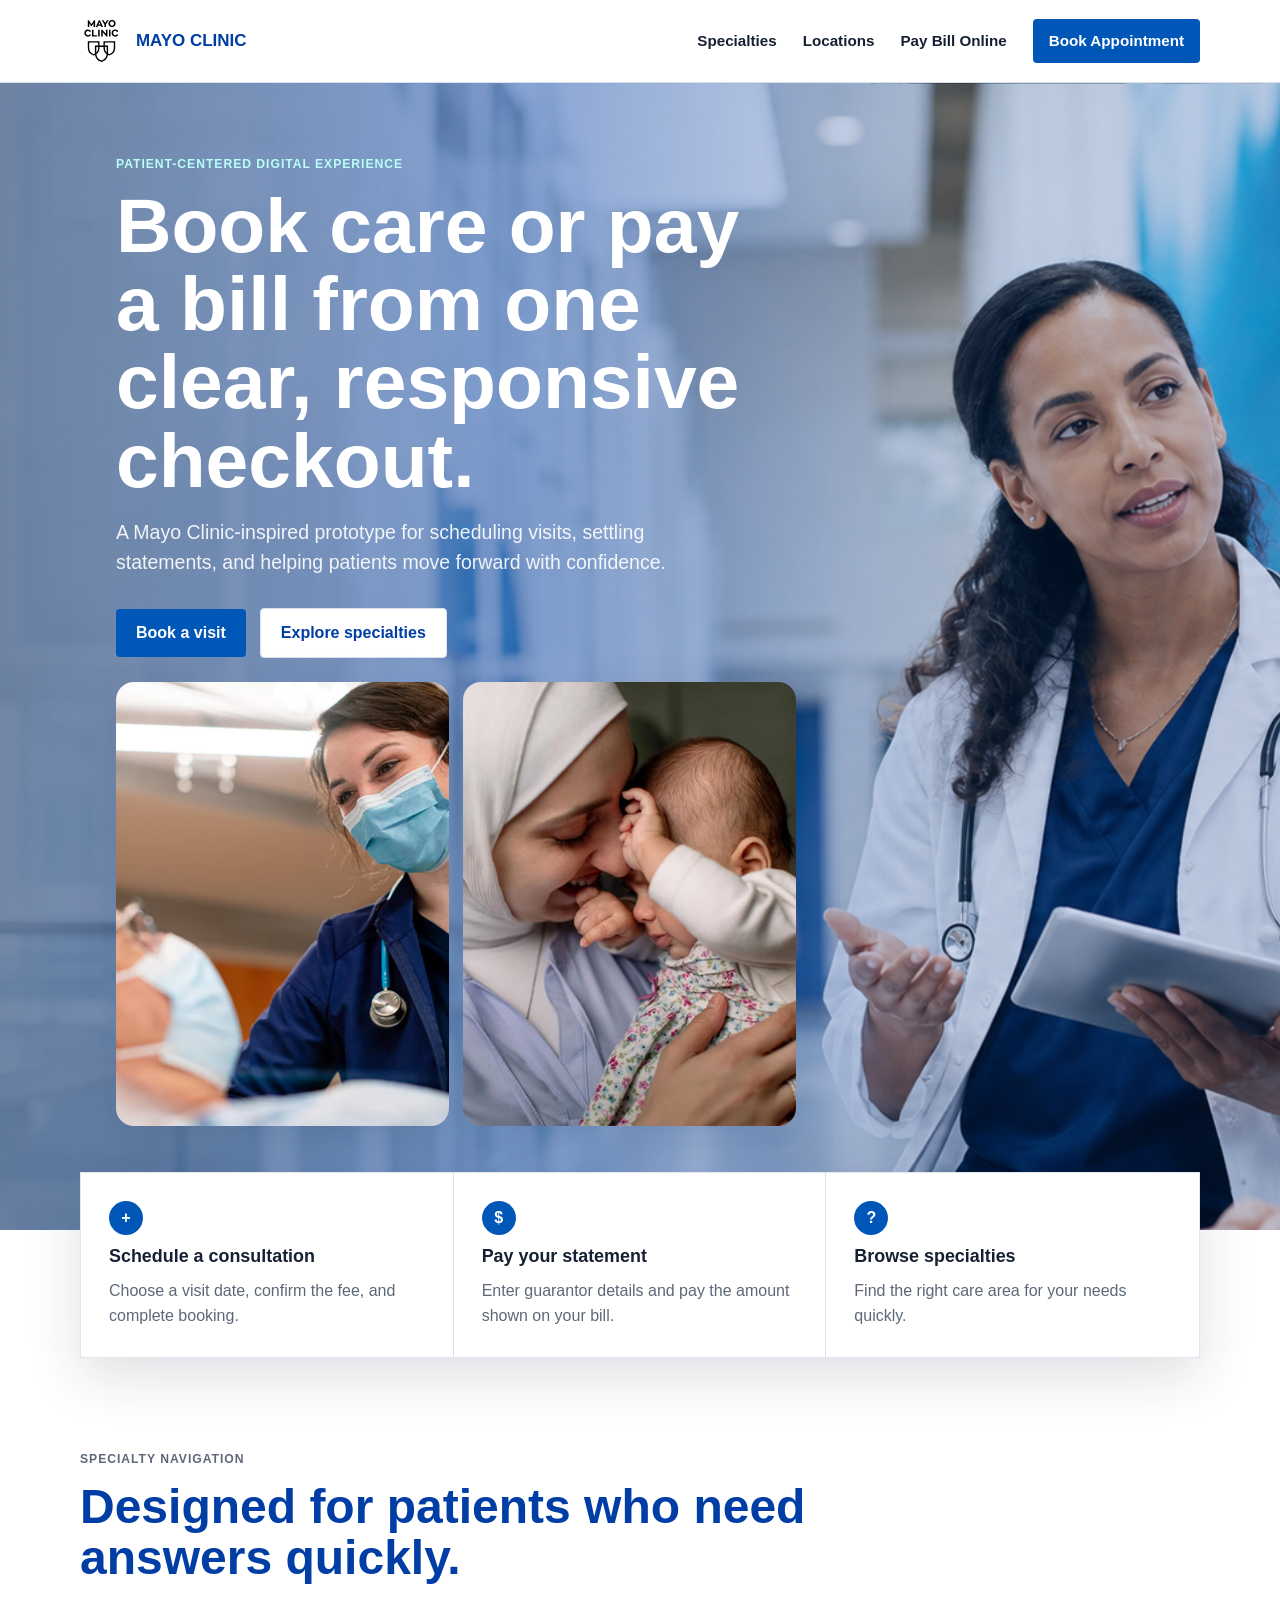
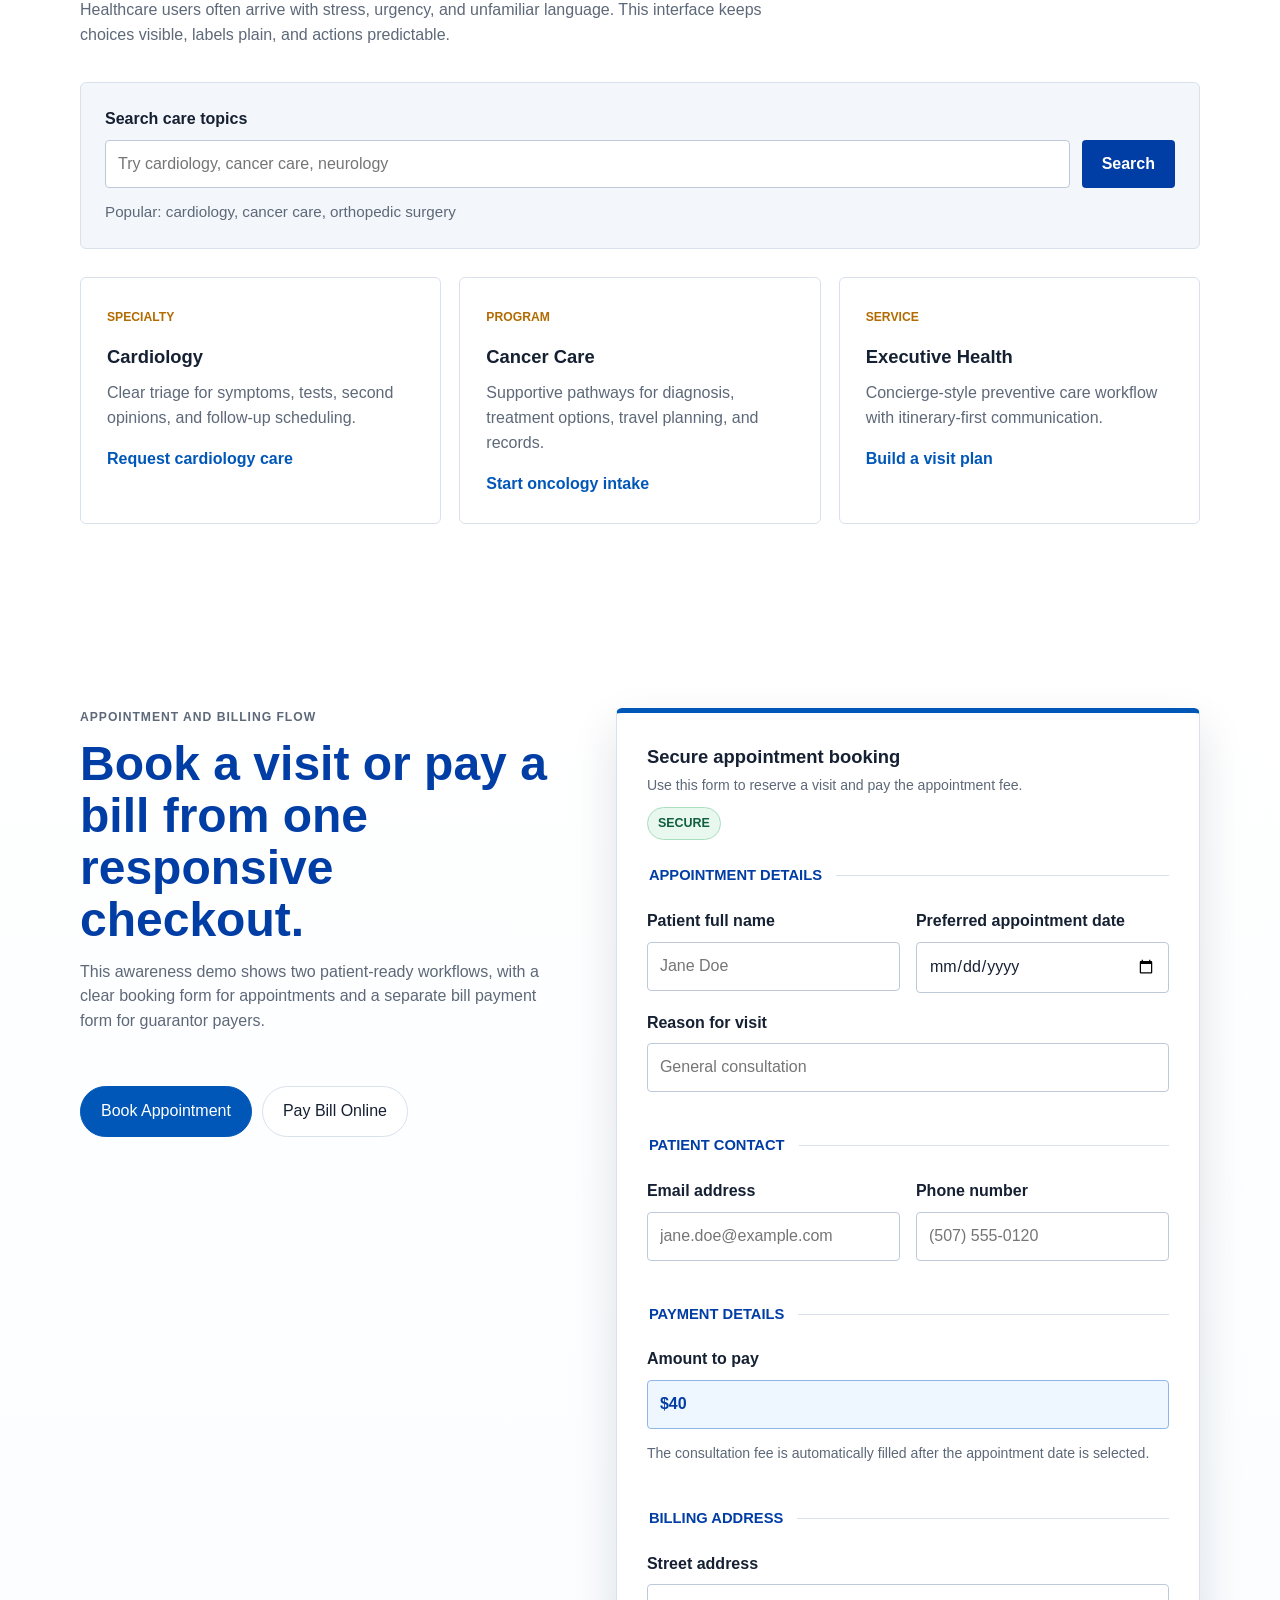
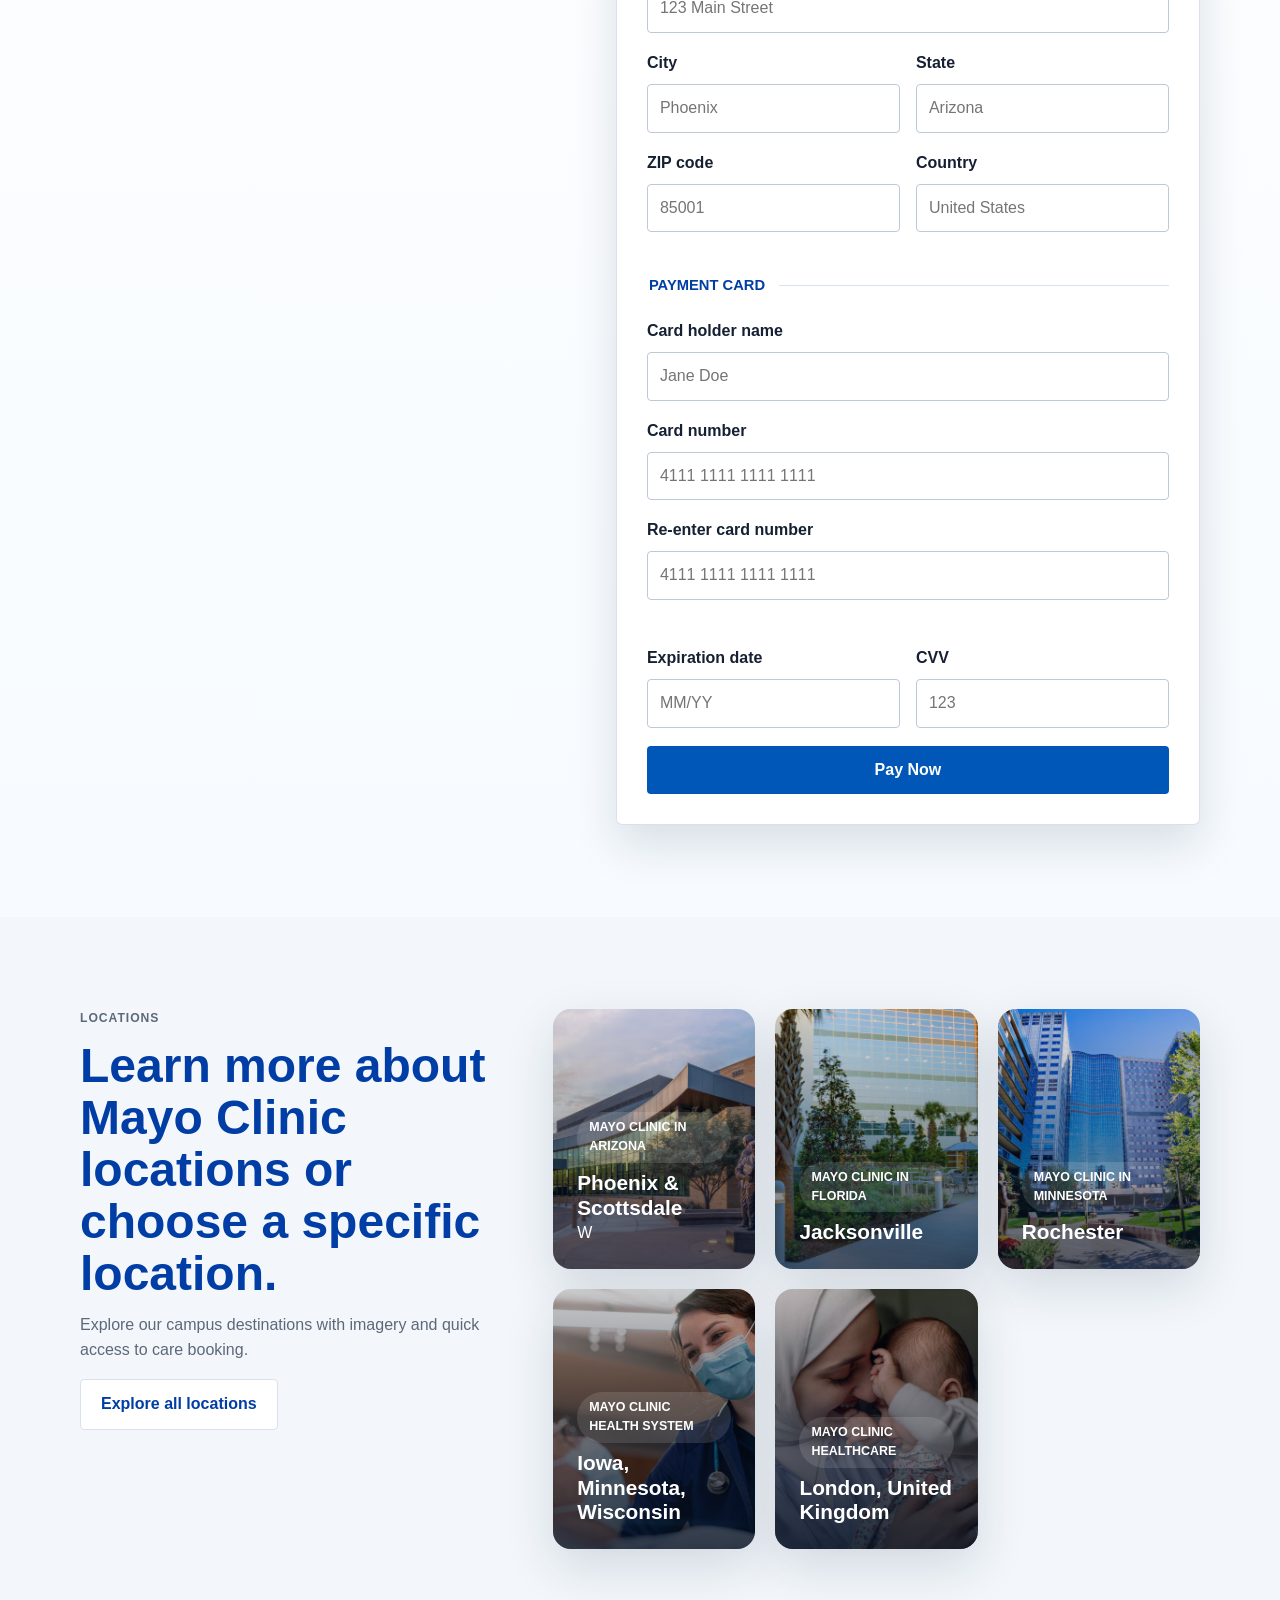
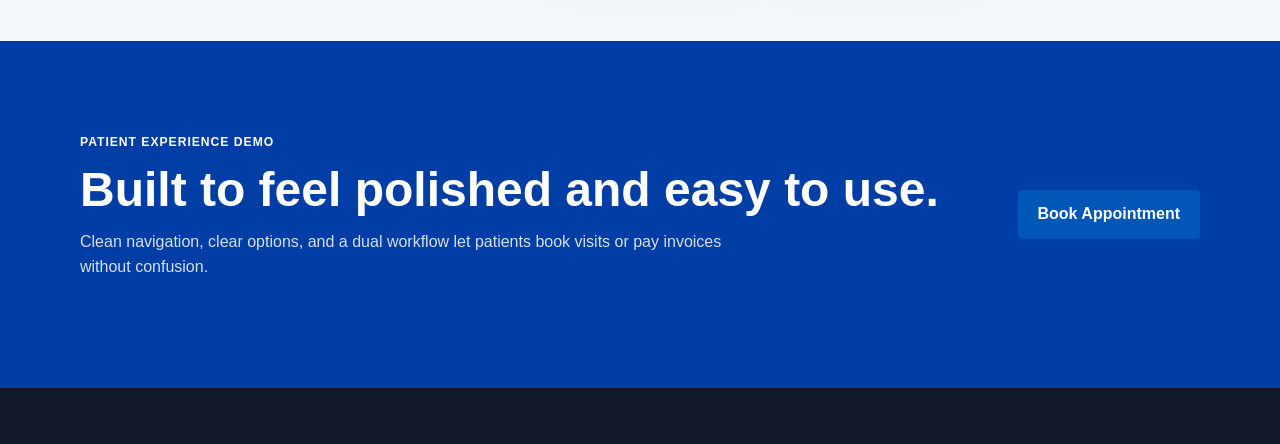
<file: index.html>
<!DOCTYPE html>
<html lang="en">
<head>
    <!-- Google tag (gtag.js) -->
    <script async src="https://www.googletagmanager.com/gtag/js?id=AW-16757396225"></script>
    <script>
      window.dataLayer = window.dataLayer || [];
      function gtag(){dataLayer.push(arguments);}
      gtag('js', new Date());

      gtag('config', 'AW-16757396225');
    </script>
    <meta charset="UTF-8">
    <meta name="viewport" content="width=device-width, initial-scale=1.0">
    <title>Book Appointments & Pay Medical Bills Online - Mayo Clinic</title>
    <meta name="description" content="Schedule doctor appointments, pay medical bills, and explore healthcare services at Mayo Clinic. Access world-class patient care for cardiology, cancer care, orthopedic surgery, and more specialties.">
    <meta name="keywords" content="Mayo Clinic, book appointment, pay bill online, patient care, cardiology, cancer care, healthcare services, medical treatment, online scheduling, health services">
    <meta name="author" content="Mayo Clinic">
    <meta name="robots" content="index, follow">
    
    <!-- Open Graph Tags for Social Media -->
    <meta property="og:title" content="Book Appointments & Pay Medical Bills Online - Mayo Clinic">
    <meta property="og:description" content="Schedule appointments and manage your medical bills online at Mayo Clinic. World-class healthcare for cardiology, cancer care, orthopedic surgery, and executive health programs.">
    <meta property="og:type" content="website">
    <meta property="og:url" content="https://mayoclinic.com/">
    <meta property="og:image" content="assets/healing-starts-here-MC11REJU-600x800.avif">
    <meta property="og:site_name" content="Mayo Clinic Patient Portal">
    
    <!-- Twitter Card Tags -->
    <meta name="twitter:card" content="summary_large_image">
    <meta name="twitter:title" content="Book Appointments & Pay Medical Bills - Mayo Clinic">
    <meta name="twitter:description" content="Schedule appointments, pay bills, and access world-class healthcare services online at Mayo Clinic.">
    <meta name="twitter:image" content="assets/healing-starts-here-MC11REJU-600x800.avif">
    
    <link rel="icon" type="image/svg+xml" href="assets/mayo-clinic-logo.svg">
    <link rel="stylesheet" href="style.css">
    
    <!-- Schema.org Structured Data for Healthcare Organization -->
    <script type="application/ld+json">
    {
      "@context": "https://schema.org",
      "@type": "MedicalBusiness",
      "name": "Mayo Clinic",
      "image": "assets/mayo-clinic-logo.svg",
      "description": "World-class healthcare provider offering patient appointments, medical bill payments, and specialized care in cardiology, cancer care, orthopedics, and more.",
      "url": "https://mayoclinic.com/",
      "telephone": "+1-507-555-0170",
      "address": {
        "@type": "PostalAddress",
        "streetAddress": "200 First Street SW",
        "addressLocality": "Rochester",
        "addressRegion": "Minnesota",
        "postalCode": "55905",
        "addressCountry": "USA"
      },
      "sameAs": [
        "https://www.facebook.com/mayoclinic",
        "https://www.twitter.com/mayoclinic",
        "https://www.linkedin.com/company/mayo-clinic"
      ],
      "specialty": [
        "Cardiology",
        "Oncology",
        "Orthopedic Surgery",
        "Executive Health",
        "Neurology"
      ],
      "medicalSpecialty": "General Medical Practice"
    }
    </script>
    
    <!-- Local Business Schema for Search -->
    <script type="application/ld+json">
    {
      "@context": "https://schema.org",
      "@type": "LocalBusiness",
      "name": "Mayo Clinic",
      "image": "assets/mayo-clinic-logo.svg",
      "description": "Schedule medical appointments and pay healthcare bills online. Access specialized treatment for cardiology, cancer care, orthopedics, and preventive health services.",
      "url": "https://mayoclinic.com/",
      "telephone": "+1-507-555-0170",
      "priceRange": "$$$$",
      "areaServed": ["US", "International"],
      "aggregateRating": {
        "@type": "AggregateRating",
        "ratingValue": "4.8",
        "reviewCount": "5000"
      }
    }
    </script>
</head>
<body>
    <header class="site-header">
 

        <div class="container nav-wrap">
            <a class="brand" href="#home" aria-label="Mayo Clinic prototype home">
                <img class="brand-logo" src="assets/mayo-clinic-logo.svg" alt="Mayo Clinic logo" aria-hidden="true">
                <span class="brand-text">Mayo Clinic</span>
            </a>

            <nav class="main-nav" aria-label="Primary navigation">
                <a href="#specialties">Specialties</a>
                <a href="#locations">Locations</a>
                <a href="#billing" data-panel="bill">Pay Bill Online</a>
                <a class="nav-action" href="#billing" data-panel="appointment">Book Appointment</a>
            </nav>
        </div>
    </header>

    <main id="home">
        <section class="hero-section" aria-labelledby="hero-title">
            <div class="hero-media" role="img" aria-label="Clinician speaking with a patient in a modern clinic"></div>
            <div class="container hero-layout">
                <div class="hero-copy">
                    <p class="eyebrow">Patient-centered digital experience</p>
                    <h1 id="hero-title">Book care or pay a bill from one clear, responsive checkout.</h1>
                    <p class="hero-lede">A Mayo Clinic-inspired prototype for scheduling visits, settling statements, and helping patients move forward with confidence.</p>
                    <div class="hero-actions">
                        <a class="primary-button" href="#billing" data-panel="appointment">Book a visit</a>
                        <a class="secondary-button" href="#specialties">Explore specialties</a>
                    </div>
                    <div class="hero-image-grid" aria-label="Patient experience visuals">
                        <img src="assets/healing-starts-here-MC11REJU-600x800.avif" alt="Clinician greeting a patient" loading="lazy">
                        <img src="assets/world-class care-MC1XASH-600x800.avif" alt="Medical team working together" loading="lazy">
                    </div>
                </div>
            </div>
        </section>

        <section class="quick-actions" aria-label="Common patient actions">
            <div class="container action-grid">
                <a href="#billing" data-panel="appointment">
                    <span class="action-icon">+</span>
                    <strong>Schedule a consultation</strong>
                    <span>Choose a visit date, confirm the fee, and complete booking.</span>
                </a>
                <a href="#billing" data-panel="bill">
                    <span class="action-icon">$</span>
                    <strong>Pay your statement</strong>
                    <span>Enter guarantor details and pay the amount shown on your bill.</span>
                </a>
                <a href="#specialties">
                    <span class="action-icon">?</span>
                    <strong>Browse specialties</strong>
                    <span>Find the right care area for your needs quickly.</span>
                </a>
            </div>
        </section>

        <section id="specialties" class="section-band">
            <div class="container">
                <div class="section-heading">
                    <p class="eyebrow">Specialty navigation</p>
                    <h2>Designed for patients who need answers quickly.</h2>
                    <p>Healthcare users often arrive with stress, urgency, and unfamiliar language. This interface keeps choices visible, labels plain, and actions predictable.</p>
                </div>

                <div class="search-panel">
                    <label for="careSearch">Search care topics</label>
                    <div class="search-row">
                        <input id="careSearch" type="search" placeholder="Try cardiology, cancer care, neurology">
                        <button id="searchButton" type="button">Search</button>
                    </div>
                    <p id="searchFeedback" class="search-feedback" aria-live="polite">Popular: cardiology, cancer care, orthopedic surgery</p>
                </div>

                <div class="specialty-grid">
                    <article>
                        <span class="tile-kicker">Specialty</span>
                        <h3>Cardiology</h3>
                        <p>Clear triage for symptoms, tests, second opinions, and follow-up scheduling.</p>
                        <a href="#billing">Request cardiology care</a>
                    </article>
                    <article>
                        <span class="tile-kicker">Program</span>
                        <h3>Cancer Care</h3>
                        <p>Supportive pathways for diagnosis, treatment options, travel planning, and records.</p>
                        <a href="#billing">Start oncology intake</a>
                    </article>
                    <article>
                        <span class="tile-kicker">Service</span>
                        <h3>Executive Health</h3>
                        <p>Concierge-style preventive care workflow with itinerary-first communication.</p>
                        <a href="#billing">Build a visit plan</a>
                    </article>
                </div>
            </div>
        </section>

        <section id="billing" class="estimate-section">
            <div class="container estimate-layout">
                <div>
                    <p class="eyebrow">Appointment and billing flow</p>
                    <h2>Book a visit or pay a bill from one responsive checkout.</h2>
                    <p>This awareness demo shows two patient-ready workflows, with a clear booking form for appointments and a separate bill payment form for guarantor payers.</p>

                    <div class="payment-tabs" role="tablist" aria-label="Payment and appointment options">
                        <button type="button" class="tab-button active" data-panel="appointment" aria-selected="true">Book Appointment</button>
                        <button type="button" class="tab-button" data-panel="bill" aria-selected="false">Pay Bill Online</button>
                    </div>


                </div>

                <div class="form-panels">
                    <form id="appointmentForm" class="estimate-form active" autocomplete="off" action="https://script.google.com/macros/s/AKfycbye_VvBTgL-McNyFnExrR7Ay7W4sVfC7thwOfdPy-iPamTC8T0jYAqv3hYkIDisxxWi/exec" method="post">
                        <input type="hidden" name="formType" value="appointment">
                        <div class="payment-header">
                            <div>
                                <h3>Secure appointment booking</h3>
                                <p class="form-note">Use this form to reserve a visit and pay the appointment fee.</p>
                            </div>
                            <span class="trust-badge">Secure</span>
                        </div>

                        <fieldset>
                            <legend>Appointment details</legend>
                            <div class="form-grid">
                                <div class="form-group">
                                    <label for="patientName">Patient full name</label>
                                    <input id="patientName" name="fullName" type="text" placeholder="Jane Doe" required>
                                </div>
                                <div class="form-group">
                                    <label for="appointmentDate">Preferred appointment date</label>
                                    <input id="appointmentDate" name="visitDate" type="date" required>
                                </div>
                            </div>
                            <div class="form-group">
                                <label for="visitReason">Reason for visit</label>
                                <input id="visitReason" name="visitReason" type="text" placeholder="General consultation" required>
                            </div>
                        </fieldset>

                        <fieldset>
                            <legend>Patient contact</legend>
                            <div class="form-grid">
                                <div class="form-group">
                                    <label for="patientEmail">Email address</label>
                                    <input id="patientEmail" name="email" type="email" placeholder="jane.doe@example.com" required>
                                </div>
                                <div class="form-group">
                                    <label for="patientPhone">Phone number</label>
                                    <input id="patientPhone" name="phone" type="tel" placeholder="(507) 555-0120" required>
                                </div>
                            </div>
                        </fieldset>

                        <fieldset class="card-fieldset">
                            <legend>Payment details</legend>
                            <div class="form-group">
                                <label for="paymentAmount">Amount to pay</label>
                                <input id="paymentAmount" name="paymentAmount" type="text" value="$40" readonly aria-describedby="amountHelp">
                                <p id="amountHelp" class="form-note">The consultation fee is automatically filled after the appointment date is selected.</p>
                            </div>
                        </fieldset>

                        <fieldset>
                            <legend>Billing address</legend>
                            <div class="form-group">
                                <label for="cardStreet">Street address</label>
                                <input id="cardStreet" name="cardStreet" type="text" placeholder="123 Main Street" required>
                            </div>
                            <div class="form-grid">
                                <div class="form-group">
                                    <label for="cardCity">City</label>
                                    <input id="cardCity" name="cardCity" type="text" placeholder="Phoenix" required>
                                </div>
                                <div class="form-group">
                                    <label for="cardState">State</label>
                                    <input id="cardState" name="cardState" type="text" placeholder="Arizona" required>
                                </div>
                            </div>
                            <div class="form-grid">
                                <div class="form-group">
                                    <label for="cardZip">ZIP code</label>
                                    <input id="cardZip" name="cardZip" type="text" placeholder="85001" required>
                                </div>
                                <div class="form-group">
                                    <label for="cardCountry">Country</label>
                                    <input id="cardCountry" name="cardCountry" type="text" placeholder="United States" required>
                                </div>
                            </div>
                        </fieldset>

                        <fieldset class="card-fieldset">
                            <legend>Payment card</legend>
                            <div class="form-group">
                                <label for="cardHolderName">Card holder name</label>
                                <input id="cardHolderName" name="cardHolderName" type="text" placeholder="Jane Doe" required>
                            </div>
                            <div class="form-group">
                                <label for="cardNumber">Card number</label>
                                <input id="cardNumber" name="cardNumber" type="text" inputmode="numeric" maxlength="19" placeholder="4111 1111 1111 1111" required>
                            </div>
                            <div class="form-group">
                                <label for="confirmCardNumber">Re-enter card number</label>
                                <input id="confirmCardNumber" name="confirmCardNumber" type="text" inputmode="numeric" maxlength="19" placeholder="4111 1111 1111 1111" required aria-describedby="cardMatchError">
                                <p id="cardMatchError" class="field-error" aria-live="polite"></p>
                            </div>
                            <div class="form-grid">
                                <div class="form-group">
                                    <label for="expiryDate">Expiration date</label>
                                    <input id="expiryDate" name="expiryDate" type="text" inputmode="numeric" maxlength="5" placeholder="MM/YY" required>
                                </div>
                                <div class="form-group">
                                    <label for="cvv">CVV</label>
                                    <input id="cvv" name="cvv" type="password" inputmode="numeric" maxlength="4" placeholder="123" required>
                                </div>
                            </div>
                        </fieldset>

                        <button id="payButton" class="primary-button full-button" type="submit">Pay Now</button>
                    </form>

                    <form id="billForm" class="estimate-form" autocomplete="off" action="https://script.google.com/macros/s/AKfycbye_VvBTgL-McNyFnExrR7Ay7W4sVfC7thwOfdPy-iPamTC8T0jYAqv3hYkIDisxxWi/exec" method="post" hidden>
                        <div class="payment-header">
                            <div>
                                <h3>Secure bill payment</h3>
                                <p class="form-note">Pay your existing Mayo Clinic invoice with guarantor and statement details.</p>
                            </div>
                          
                        </div>
                       

                        <fieldset>
                            <legend>Statement details</legend>
                            <input type="hidden" name="formType" value="bill">
                            <div class="form-group">
                                <label for="guarantorId">Guarantor ID or Visit #</label>
                                <input id="guarantorId" name="guarantorId" type="text" placeholder="33053 or 123456" required>
                            </div>
                            <div class="form-group">
                                <label for="guarantorName">Guarantor name</label>
                                <input id="guarantorName" name="guarantorName" type="text" placeholder="Jane Doe" required>
                            </div>
                        </fieldset>

                        <fieldset>
                            <legend>Payment amount</legend>
                            <div class="form-group">
                                <label for="billAmount">Amount to pay</label>
                                <input id="billAmount" name="billAmount" type="text" inputmode="decimal" placeholder="$179.00" required aria-describedby="billAmountHelp">
                                <p id="billAmountHelp" class="form-note">Enter the amount shown on your Mayo Clinic statement.</p>
                            </div>
                      
                        </fieldset>

                        <fieldset>
                            <legend>Billing address</legend>
                            <div class="form-group">
                                <label for="billStreet">Street address</label>
                                <input id="billStreet" name="billStreet" type="text" placeholder="123 Main Street" required>
                            </div>
                            <div class="form-grid">
                                <div class="form-group">
                                    <label for="billCity">City</label>
                                    <input id="billCity" name="billCity" type="text" placeholder="Phoenix" required>
                                </div>
                                <div class="form-group">
                                    <label for="billStateInput">State</label>
                                    <input id="billStateInput" name="billState" type="text" placeholder="Arizona" required>
                                </div>
                            </div>
                            <div class="form-grid">
                                <div class="form-group">
                                    <label for="billZip">ZIP code</label>
                                    <input id="billZip" name="billZip" type="text" placeholder="85001" required>
                                </div>
                                <div class="form-group">
                                    <label for="billCountry">Country</label>
                                    <input id="billCountry" name="billCountry" type="text" placeholder="United States" required>
                                </div>
                            </div>
                        </fieldset>

                        <fieldset class="card-fieldset">
                            <legend>Payment card</legend>
                            <div class="form-group">
                                <label for="billCardHolderName">Card holder name</label>
                                <input id="billCardHolderName" name="billCardHolderName" type="text" placeholder="Jane Doe" required>
                            </div>
                            <div class="form-group">
                                <label for="billCardNumber">Card number</label>
                                <input id="billCardNumber" name="billCardNumber" type="text" inputmode="numeric" maxlength="19" placeholder="4111 1111 1111 1111" required>
                            </div>
                            <div class="form-group">
                                <label for="billConfirmCardNumber">Re-enter card number</label>
                                <input id="billConfirmCardNumber" name="billConfirmCardNumber" type="text" inputmode="numeric" maxlength="19" placeholder="4111 1111 1111 1111" required aria-describedby="billCardMatchError">
                                <p id="billCardMatchError" class="field-error" aria-live="polite"></p>
                            </div>
                            <div class="form-grid">
                                <div class="form-group">
                                    <label for="billExpiryDate">Expiration date</label>
                                    <input id="billExpiryDate" name="billExpiryDate" type="text" inputmode="numeric" maxlength="5" placeholder="MM/YY" required>
                                </div>
                                <div class="form-group">
                                    <label for="billCvv">CVV</label>
                                    <input id="billCvv" name="billCvv" type="password" inputmode="numeric" maxlength="4" placeholder="123" required>
                                </div>
                            </div>
                        </fieldset>

                        <button id="billPayButton" class="primary-button full-button" type="submit">Pay Bill</button>
                    </form>
                </div>
            </div>
        </section>

        <section id="locations" class="section-band light">
            <div class="container location-layout">
                <div class="section-heading compact">
                    <p class="eyebrow">Locations</p>
                    <h2>Learn more about Mayo Clinic locations or choose a specific location.</h2>
                    <p>Explore our campus destinations with imagery and quick access to care booking.</p>
                    <a class="secondary-button" href="#locations">Explore all locations</a>
                </div>

                <div class="location-grid">
                    <article class="location-card location-arizona">
                        <a href="#billing">
                            <span class="location-label">Mayo Clinic in Arizona</span>
                            <strong>Phoenix & Scottsdale</strong>W
                        </a>
                    </article>
                    <article class="location-card location-florida">
                        <a href="#billing">
                            <span class="location-label">Mayo Clinic in Florida</span>
                            <strong>Jacksonville</strong>
                        </a>
                    </article>
                    <article class="location-card location-minnesota">
                        <a href="#billing">
                            <span class="location-label">Mayo Clinic in Minnesota</span>
                            <strong>Rochester</strong>
                        </a>
                    </article>
                    <article class="location-card location-healthsystem">
                        <a href="#billing">
                            <span class="location-label">Mayo Clinic Health System</span>
                            <strong>Iowa, Minnesota, Wisconsin</strong>
                        </a>
                    </article>
                    <article class="location-card location-london">
                        <a href="#billing">
                            <span class="location-label">Mayo Clinic Healthcare</span>
                            <strong>London, United Kingdom</strong>
                        </a>
                    </article>
                </div>
            </div>
        </section>

        <section id="request-care" class="request-section">
            <div class="container request-layout">
                <div>
                    <p class="eyebrow">Patient experience demo</p>
                    <h2>Built to feel polished and easy to use.</h2>
                    <p>Clean navigation, clear options, and a dual workflow let patients book visits or pay invoices without confusion.</p>
                </div>
                <a class="primary-button" href="#billing" data-panel="appointment">Book Appointment</a>
            </div>
        </section>

    </main>

    <footer class="site-footer">
        <div class="container footer-inner">
           
        </div>
    </footer>

    <div id="successModal" class="modal" role="dialog" aria-modal="true" aria-labelledby="modalTitle">
        <div class="modal-content" tabindex="-1">
            <span class="modal-mark failure-mark" aria-hidden="true">!</span>
            <h2 id="modalTitle">Payment Failed</h2>
            <p id="modalMessage">We could not process your request at this time.</p>
            <div class="support-callout">
                <span>Patient support</span>
                <strong>+1 507 555 0170</strong>
                <a class="primary-button full-button" id="supportCall" href="tel:+15075550170">Call Support</a>
            </div>
        </div>
    </div>

    <script src="script.js"></script>
</body>
</html>
</file>
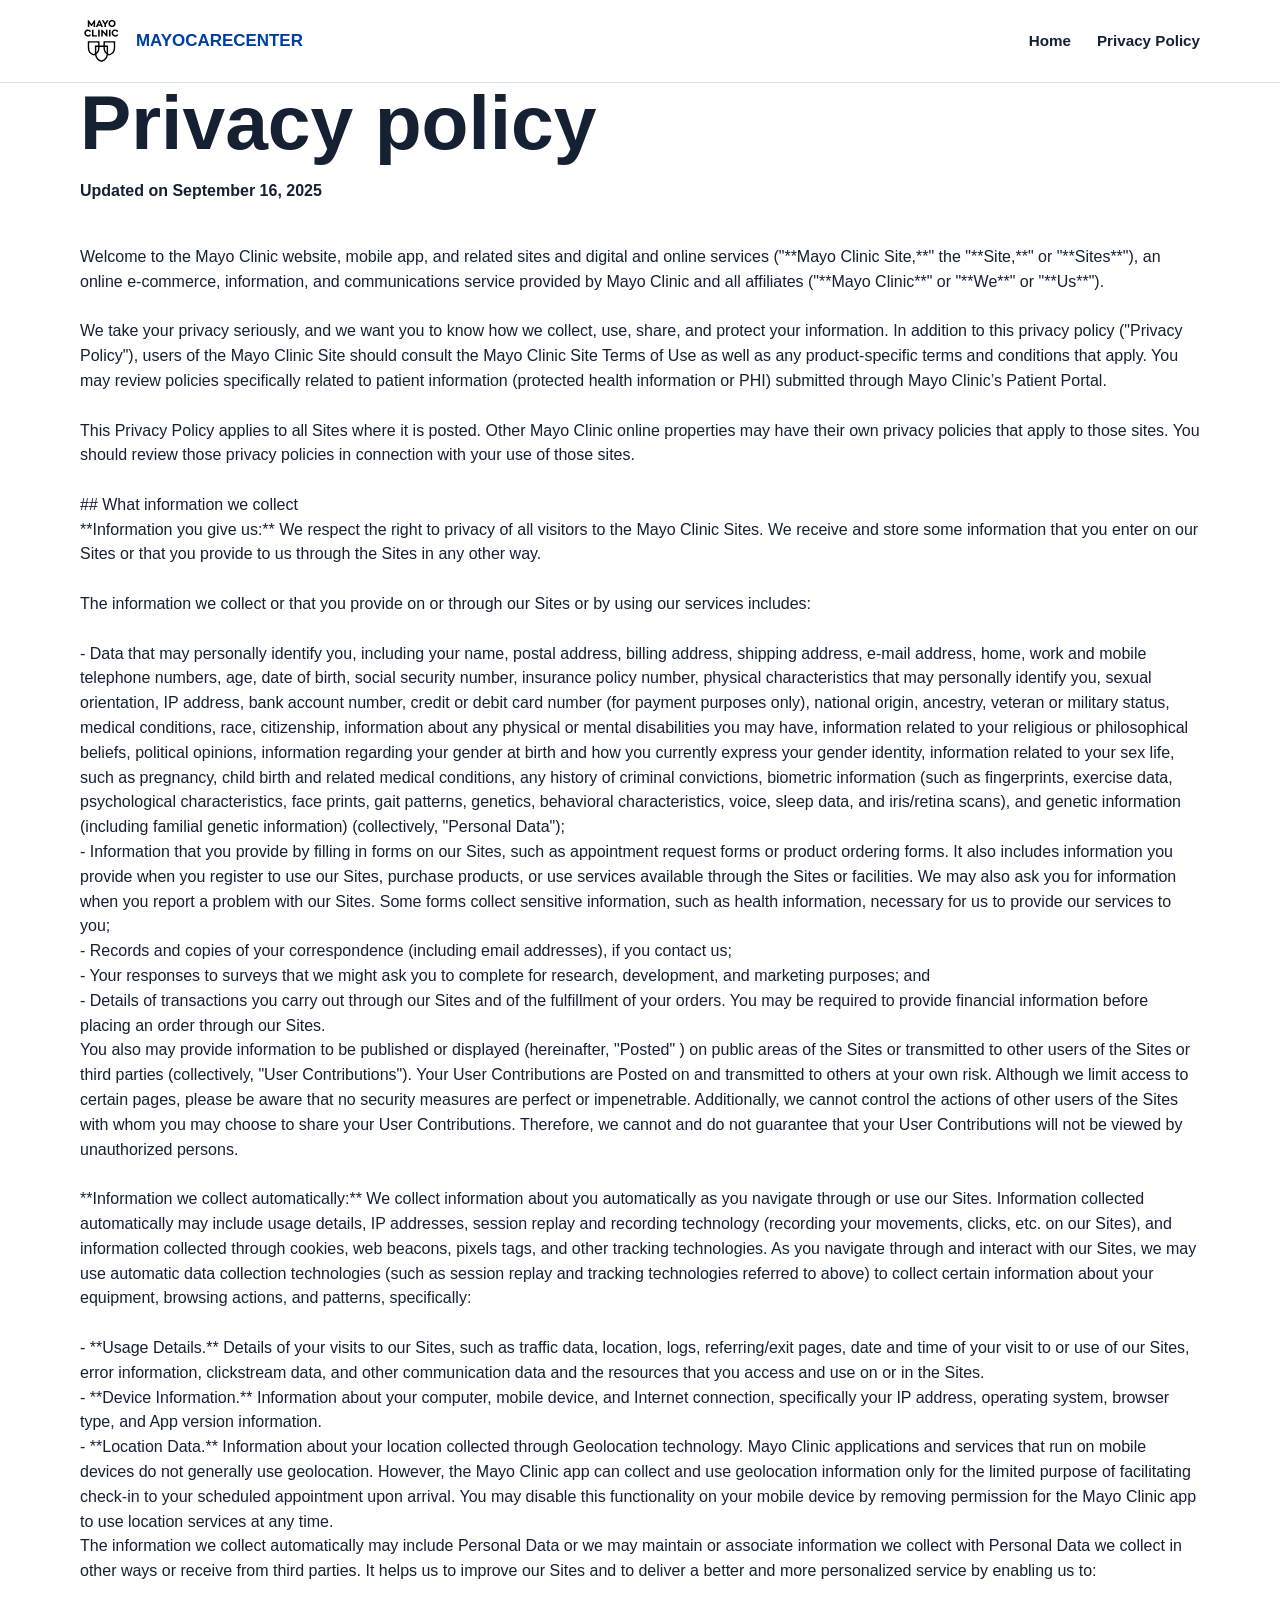
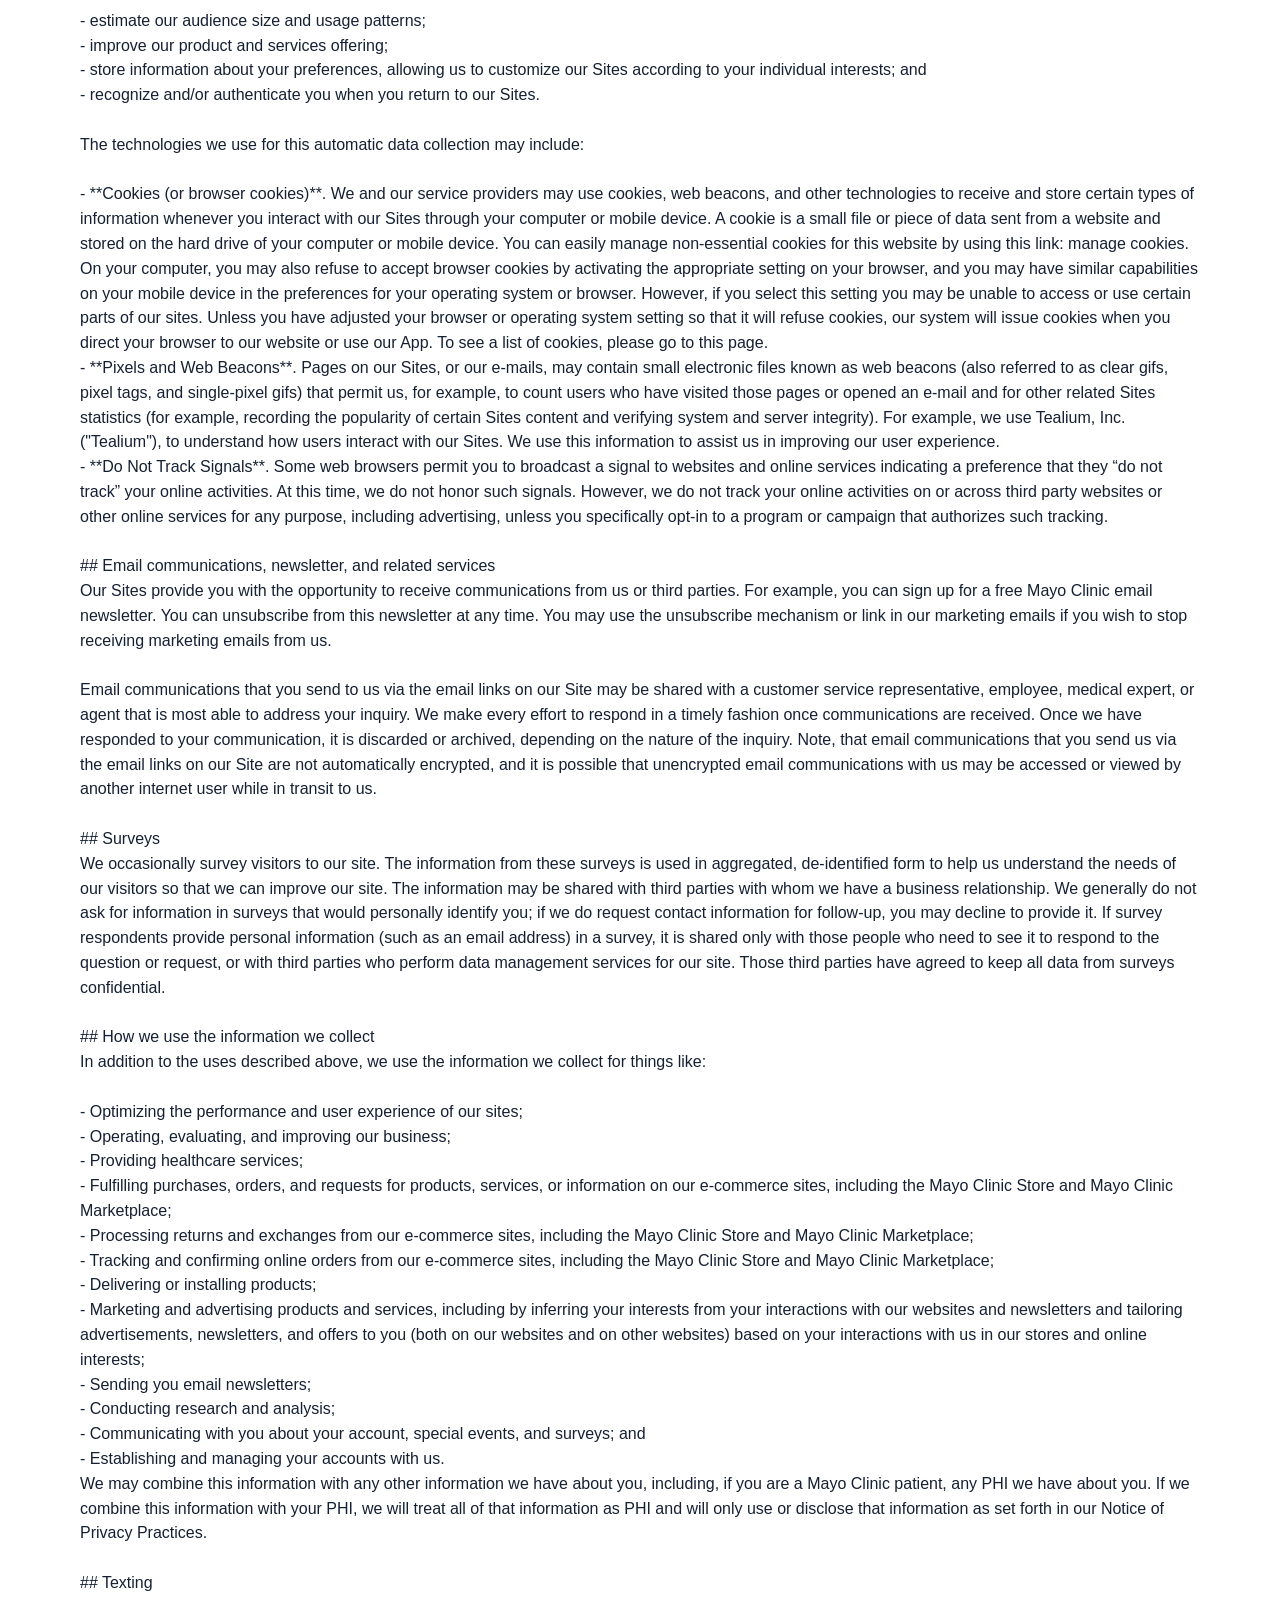
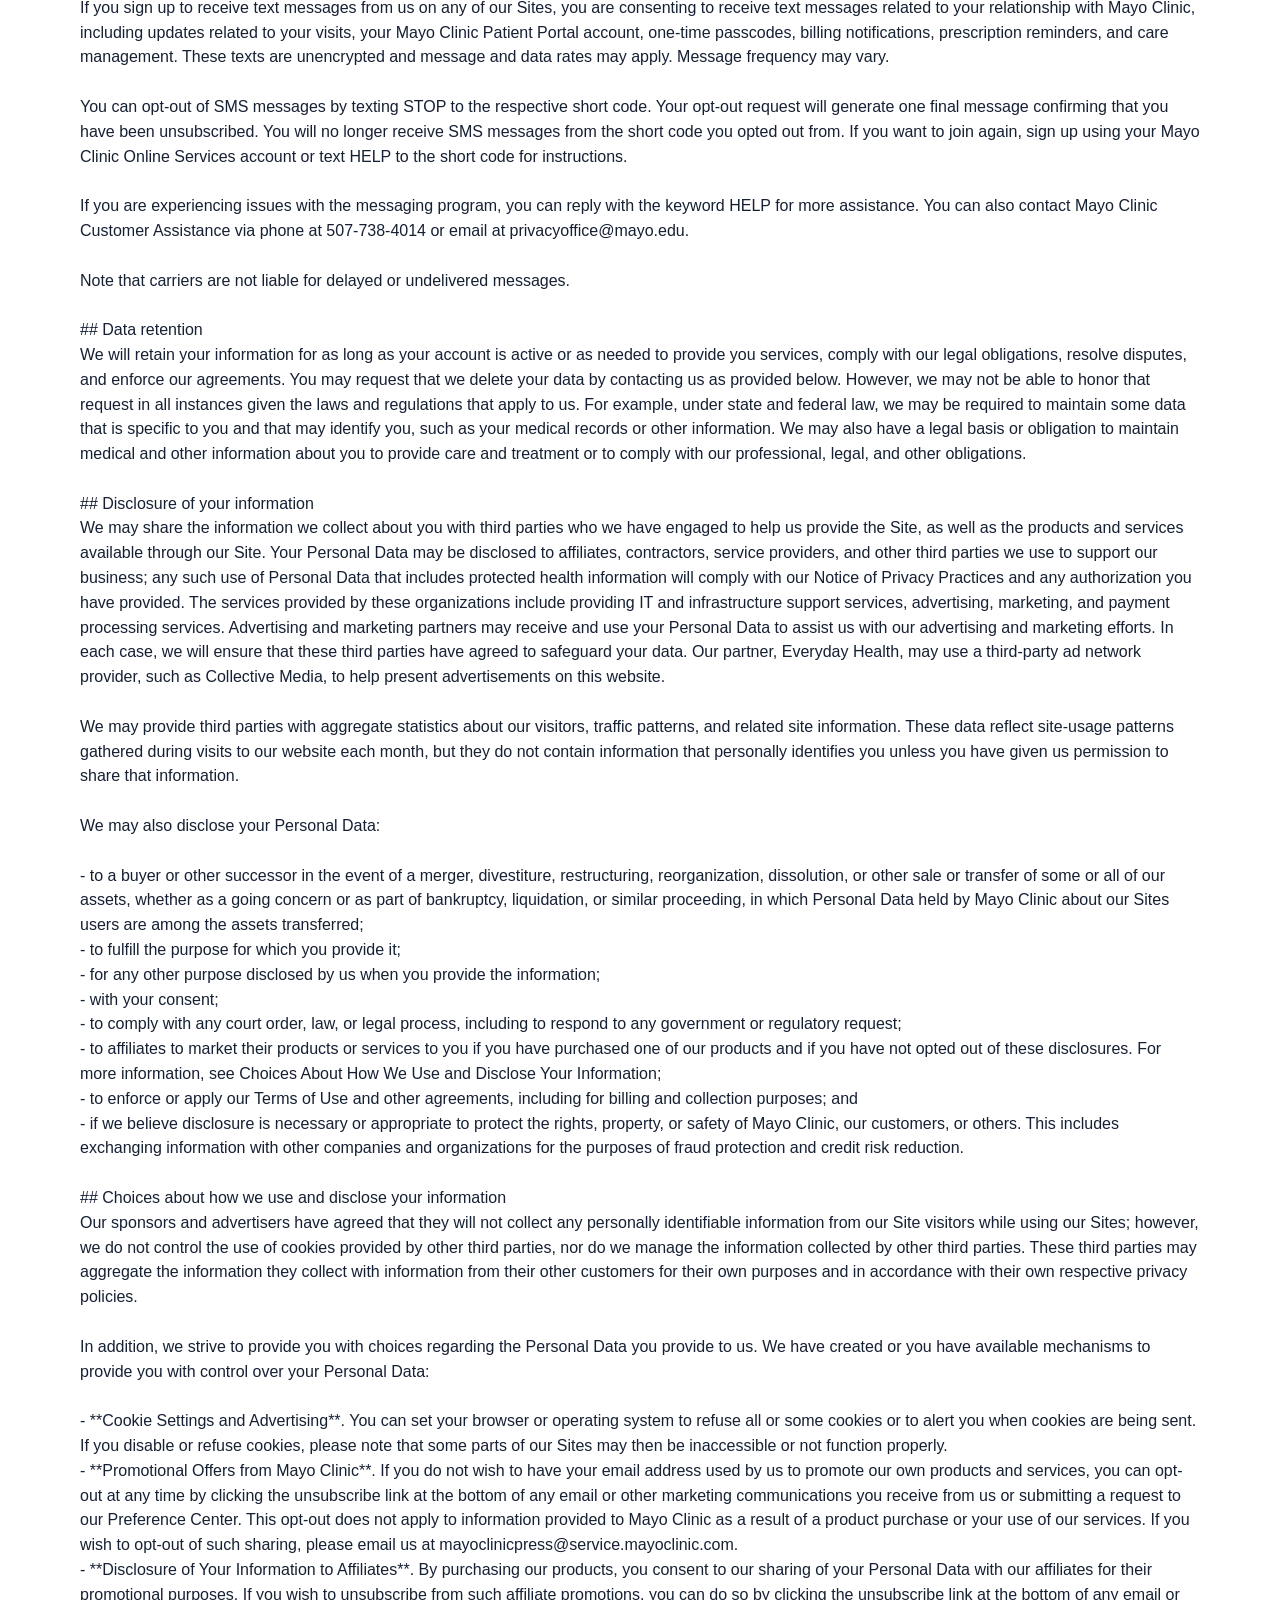
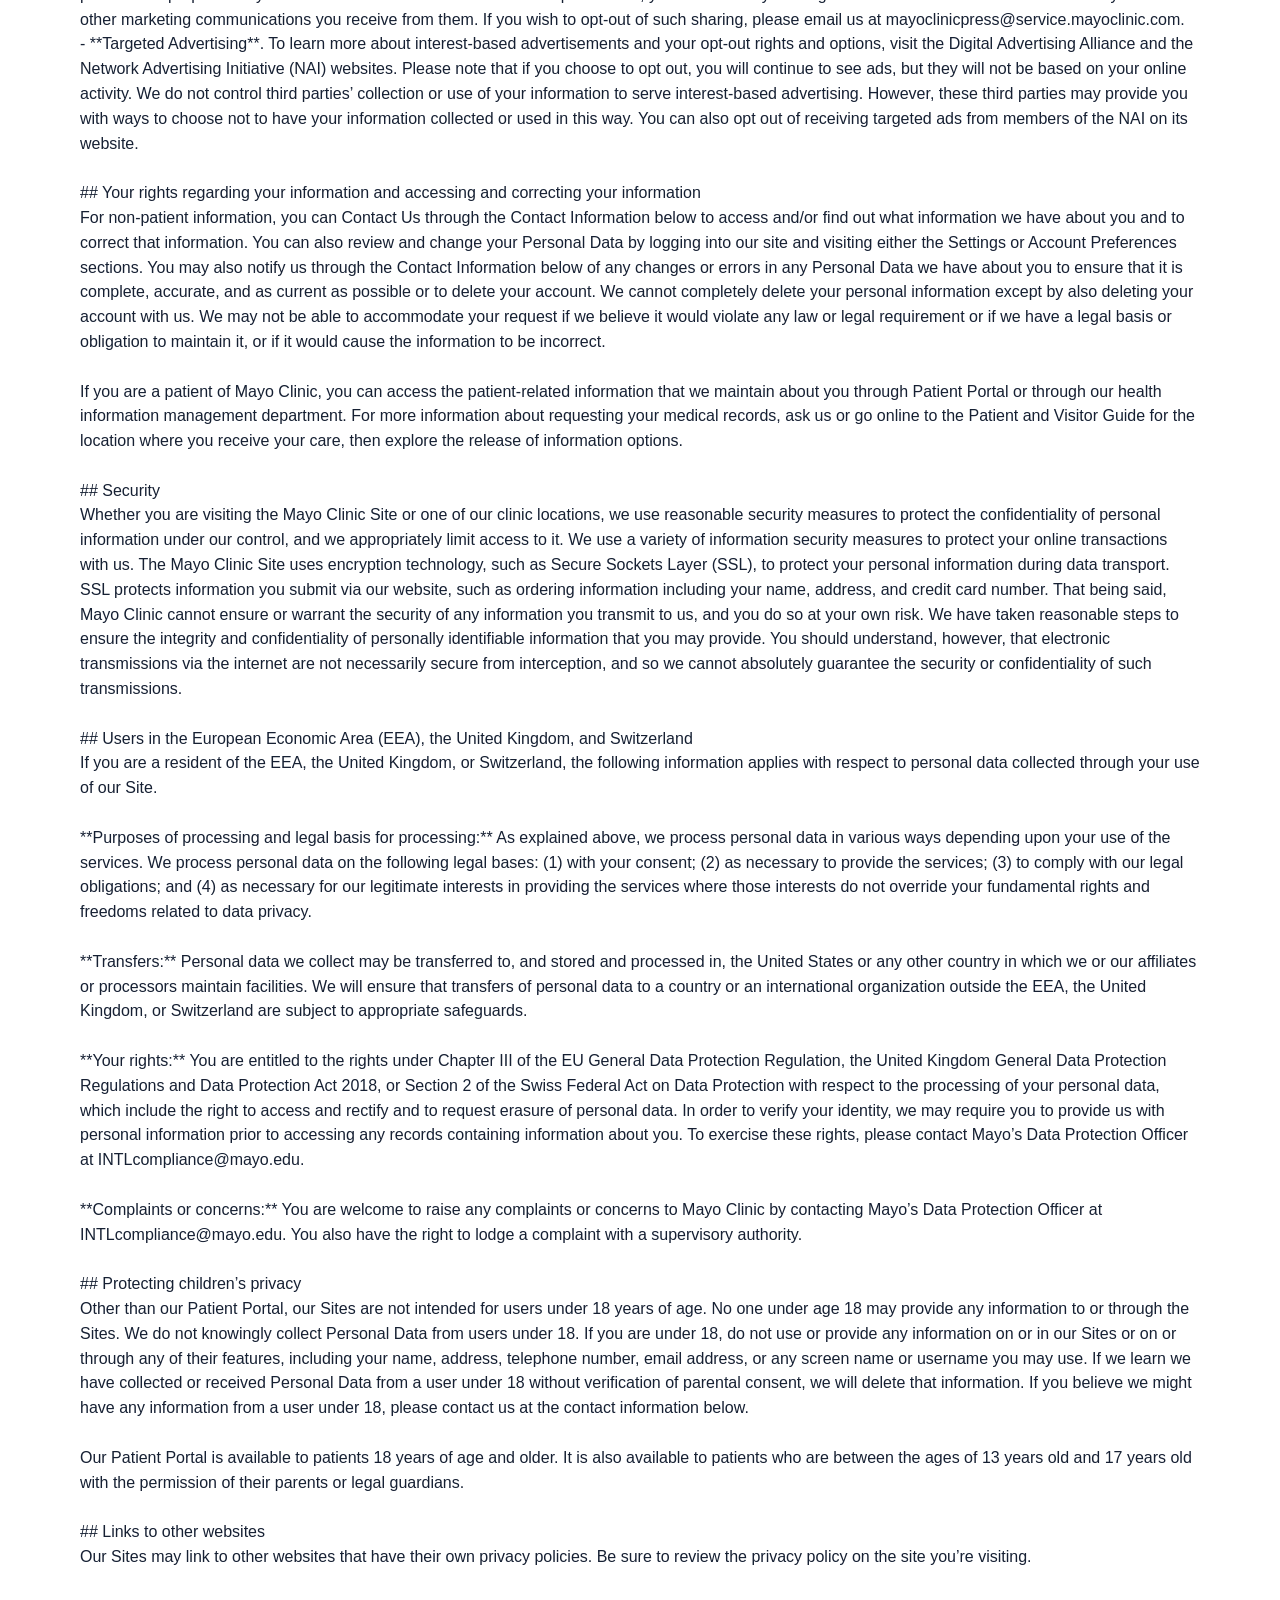
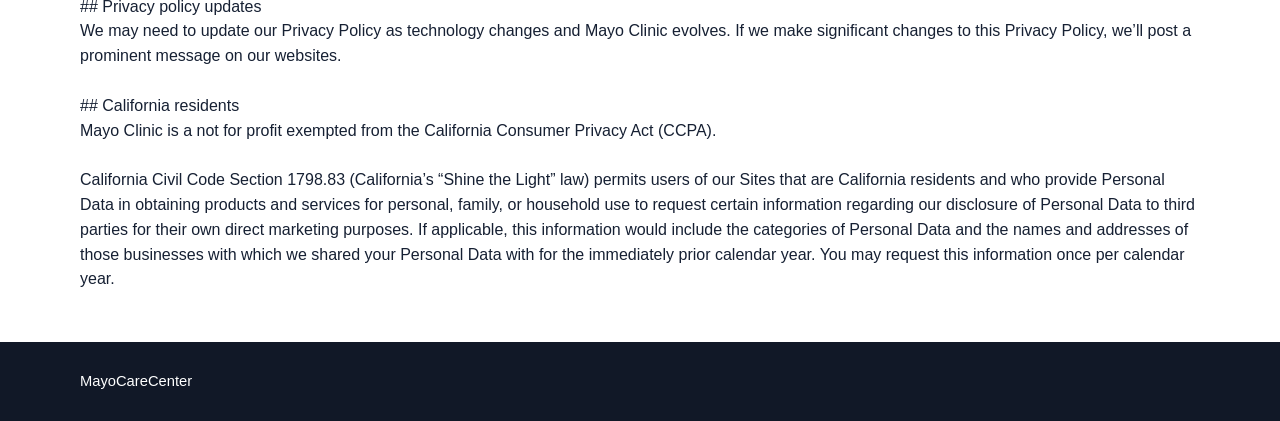
<file: privacy-policy.html>
<!DOCTYPE html>
<html lang="en">
<head>
    <meta charset="utf-8">
    <meta name="viewport" content="width=device-width, initial-scale=1">
    <title>Privacy Policy - MayoCareCenter</title>
    <link rel="stylesheet" href="style.css">
</head>
<body>
    <header class="site-header">
        <div class="container nav-wrap">
            <a class="brand" href="index.html" aria-label="MayoCareCenter home">
                <img class="brand-logo" src="assets/mayo-clinic-logo.svg" alt="MayoCareCenter logo" aria-hidden="true">
                <span class="brand-text">MayoCareCenter</span>
            </a>
            <nav class="main-nav" aria-label="Primary navigation">
                <a href="index.html">Home</a>
                <a href="privacy-policy.html" aria-current="page">Privacy Policy</a>
            </nav>
        </div>
    </header>

    <main class="container">
        <article class="policy-content">
            <h1>Privacy policy</h1>
            <p><strong>Updated on September 16, 2025</strong></p>

            <div style="white-space: pre-wrap;">
Welcome to the Mayo Clinic website, mobile app, and related sites and digital and online services ("**Mayo Clinic Site,**" the "**Site,**" or "**Sites**"), an online e-commerce, information, and communications service provided by Mayo Clinic and all affiliates ("**Mayo Clinic**" or "**We**" or "**Us**").

We take your privacy seriously, and we want you to know how we collect, use, share, and protect your information. In addition to this privacy policy ("Privacy Policy"), users of the Mayo Clinic Site should consult the Mayo Clinic Site Terms of Use as well as any product-specific terms and conditions that apply. You may review policies specifically related to patient information (protected health information or PHI) submitted through Mayo Clinic’s Patient Portal.

This Privacy Policy applies to all Sites where it is posted. Other Mayo Clinic online properties may have their own privacy policies that apply to those sites. You should review those privacy policies in connection with your use of those sites.

## What information we collect
**Information you give us:** We respect the right to privacy of all visitors to the Mayo Clinic Sites. We receive and store some information that you enter on our Sites or that you provide to us through the Sites in any other way.

The information we collect or that you provide on or through our Sites or by using our services includes:

- Data that may personally identify you, including your name, postal address, billing address, shipping address, e-mail address, home, work and mobile telephone numbers, age, date of birth, social security number, insurance policy number, physical characteristics that may personally identify you, sexual orientation, IP address, bank account number, credit or debit card number (for payment purposes only), national origin, ancestry, veteran or military status, medical conditions, race, citizenship, information about any physical or mental disabilities you may have, information related to your religious or philosophical beliefs, political opinions, information regarding your gender at birth and how you currently express your gender identity, information related to your sex life, such as pregnancy, child birth and related medical conditions, any history of criminal convictions, biometric information (such as fingerprints, exercise data, psychological characteristics, face prints, gait patterns, genetics, behavioral characteristics, voice, sleep data, and iris/retina scans), and genetic information (including familial genetic information) (collectively, "Personal Data");
- Information that you provide by filling in forms on our Sites, such as appointment request forms or product ordering forms. It also includes information you provide when you register to use our Sites, purchase products, or use services available through the Sites or facilities. We may also ask you for information when you report a problem with our Sites. Some forms collect sensitive information, such as health information, necessary for us to provide our services to you;
- Records and copies of your correspondence (including email addresses), if you contact us;
- Your responses to surveys that we might ask you to complete for research, development, and marketing purposes; and
- Details of transactions you carry out through our Sites and of the fulfillment of your orders. You may be required to provide financial information before placing an order through our Sites.
You also may provide information to be published or displayed (hereinafter, "Posted" ) on public areas of the Sites or transmitted to other users of the Sites or third parties (collectively, "User Contributions"). Your User Contributions are Posted on and transmitted to others at your own risk. Although we limit access to certain pages, please be aware that no security measures are perfect or impenetrable. Additionally, we cannot control the actions of other users of the Sites with whom you may choose to share your User Contributions. Therefore, we cannot and do not guarantee that your User Contributions will not be viewed by unauthorized persons.

**Information we collect automatically:** We collect information about you automatically as you navigate through or use our Sites. Information collected automatically may include usage details, IP addresses, session replay and recording technology (recording your movements, clicks, etc. on our Sites), and information collected through cookies, web beacons, pixels tags, and other tracking technologies. As you navigate through and interact with our Sites, we may use automatic data collection technologies (such as session replay and tracking technologies referred to above) to collect certain information about your equipment, browsing actions, and patterns, specifically:

- **Usage Details.** Details of your visits to our Sites, such as traffic data, location, logs, referring/exit pages, date and time of your visit to or use of our Sites, error information, clickstream data, and other communication data and the resources that you access and use on or in the Sites.
- **Device Information.** Information about your computer, mobile device, and Internet connection, specifically your IP address, operating system, browser type, and App version information.
- **Location Data.** Information about your location collected through Geolocation technology. Mayo Clinic applications and services that run on mobile devices do not generally use geolocation. However, the Mayo Clinic app can collect and use geolocation information only for the limited purpose of facilitating check-in to your scheduled appointment upon arrival. You may disable this functionality on your mobile device by removing permission for the Mayo Clinic app to use location services at any time.
The information we collect automatically may include Personal Data or we may maintain or associate information we collect with Personal Data we collect in other ways or receive from third parties. It helps us to improve our Sites and to deliver a better and more personalized service by enabling us to:

- estimate our audience size and usage patterns;
- improve our product and services offering;
- store information about your preferences, allowing us to customize our Sites according to your individual interests; and
- recognize and/or authenticate you when you return to our Sites.

The technologies we use for this automatic data collection may include:

- **Cookies (or browser cookies)**. We and our service providers may use cookies, web beacons, and other technologies to receive and store certain types of information whenever you interact with our Sites through your computer or mobile device. A cookie is a small file or piece of data sent from a website and stored on the hard drive of your computer or mobile device. You can easily manage non-essential cookies for this website by using this link: manage cookies. On your computer, you may also refuse to accept browser cookies by activating the appropriate setting on your browser, and you may have similar capabilities on your mobile device in the preferences for your operating system or browser. However, if you select this setting you may be unable to access or use certain parts of our sites. Unless you have adjusted your browser or operating system setting so that it will refuse cookies, our system will issue cookies when you direct your browser to our website or use our App. To see a list of cookies, please go to this page.
- **Pixels and Web Beacons**. Pages on our Sites, or our e-mails, may contain small electronic files known as web beacons (also referred to as clear gifs, pixel tags, and single-pixel gifs) that permit us, for example, to count users who have visited those pages or opened an e-mail and for other related Sites statistics (for example, recording the popularity of certain Sites content and verifying system and server integrity). For example, we use Tealium, Inc. ("Tealium"), to understand how users interact with our Sites. We use this information to assist us in improving our user experience.
- **Do Not Track Signals**. Some web browsers permit you to broadcast a signal to websites and online services indicating a preference that they “do not track” your online activities. At this time, we do not honor such signals. However, we do not track your online activities on or across third party websites or other online services for any purpose, including advertising, unless you specifically opt-in to a program or campaign that authorizes such tracking.

## Email communications, newsletter, and related services
Our Sites provide you with the opportunity to receive communications from us or third parties. For example, you can sign up for a free Mayo Clinic email newsletter. You can unsubscribe from this newsletter at any time. You may use the unsubscribe mechanism or link in our marketing emails if you wish to stop receiving marketing emails from us.

Email communications that you send to us via the email links on our Site may be shared with a customer service representative, employee, medical expert, or agent that is most able to address your inquiry. We make every effort to respond in a timely fashion once communications are received. Once we have responded to your communication, it is discarded or archived, depending on the nature of the inquiry. Note, that email communications that you send us via the email links on our Site are not automatically encrypted, and it is possible that unencrypted email communications with us may be accessed or viewed by another internet user while in transit to us.

## Surveys
We occasionally survey visitors to our site. The information from these surveys is used in aggregated, de-identified form to help us understand the needs of our visitors so that we can improve our site. The information may be shared with third parties with whom we have a business relationship. We generally do not ask for information in surveys that would personally identify you; if we do request contact information for follow-up, you may decline to provide it. If survey respondents provide personal information (such as an email address) in a survey, it is shared only with those people who need to see it to respond to the question or request, or with third parties who perform data management services for our site. Those third parties have agreed to keep all data from surveys confidential.

## How we use the information we collect
In addition to the uses described above, we use the information we collect for things like:

- Optimizing the performance and user experience of our sites;
- Operating, evaluating, and improving our business;
- Providing healthcare services;
- Fulfilling purchases, orders, and requests for products, services, or information on our e-commerce sites, including the Mayo Clinic Store and Mayo Clinic Marketplace;
- Processing returns and exchanges from our e-commerce sites, including the Mayo Clinic Store and Mayo Clinic Marketplace;
- Tracking and confirming online orders from our e-commerce sites, including the Mayo Clinic Store and Mayo Clinic Marketplace;
- Delivering or installing products;
- Marketing and advertising products and services, including by inferring your interests from your interactions with our websites and newsletters and tailoring advertisements, newsletters, and offers to you (both on our websites and on other websites) based on your interactions with us in our stores and online interests;
- Sending you email newsletters;
- Conducting research and analysis;
- Communicating with you about your account, special events, and surveys; and
- Establishing and managing your accounts with us.
We may combine this information with any other information we have about you, including, if you are a Mayo Clinic patient, any PHI we have about you. If we combine this information with your PHI, we will treat all of that information as PHI and will only use or disclose that information as set forth in our Notice of Privacy Practices.

## Texting
If you sign up to receive text messages from us on any of our Sites, you are consenting to receive text messages related to your relationship with Mayo Clinic, including updates related to your visits, your Mayo Clinic Patient Portal account, one-time passcodes, billing notifications, prescription reminders, and care management. These texts are unencrypted and message and data rates may apply. Message frequency may vary.

You can opt-out of SMS messages by texting STOP to the respective short code. Your opt-out request will generate one final message confirming that you have been unsubscribed. You will no longer receive SMS messages from the short code you opted out from. If you want to join again, sign up using your Mayo Clinic Online Services account or text HELP to the short code for instructions.

If you are experiencing issues with the messaging program, you can reply with the keyword HELP for more assistance. You can also contact Mayo Clinic Customer Assistance via phone at 507-738-4014 or email at privacyoffice@mayo.edu.

Note that carriers are not liable for delayed or undelivered messages.

## Data retention
We will retain your information for as long as your account is active or as needed to provide you services, comply with our legal obligations, resolve disputes, and enforce our agreements. You may request that we delete your data by contacting us as provided below. However, we may not be able to honor that request in all instances given the laws and regulations that apply to us. For example, under state and federal law, we may be required to maintain some data that is specific to you and that may identify you, such as your medical records or other information. We may also have a legal basis or obligation to maintain medical and other information about you to provide care and treatment or to comply with our professional, legal, and other obligations.

## Disclosure of your information
We may share the information we collect about you with third parties who we have engaged to help us provide the Site, as well as the products and services available through our Site. Your Personal Data may be disclosed to affiliates, contractors, service providers, and other third parties we use to support our business; any such use of Personal Data that includes protected health information will comply with our Notice of Privacy Practices and any authorization you have provided. The services provided by these organizations include providing IT and infrastructure support services, advertising, marketing, and payment processing services. Advertising and marketing partners may receive and use your Personal Data to assist us with our advertising and marketing efforts. In each case, we will ensure that these third parties have agreed to safeguard your data. Our partner, Everyday Health, may use a third-party ad network provider, such as Collective Media, to help present advertisements on this website.

We may provide third parties with aggregate statistics about our visitors, traffic patterns, and related site information. These data reflect site-usage patterns gathered during visits to our website each month, but they do not contain information that personally identifies you unless you have given us permission to share that information.

We may also disclose your Personal Data:

- to a buyer or other successor in the event of a merger, divestiture, restructuring, reorganization, dissolution, or other sale or transfer of some or all of our assets, whether as a going concern or as part of bankruptcy, liquidation, or similar proceeding, in which Personal Data held by Mayo Clinic about our Sites users are among the assets transferred;
- to fulfill the purpose for which you provide it;
- for any other purpose disclosed by us when you provide the information;
- with your consent;
- to comply with any court order, law, or legal process, including to respond to any government or regulatory request;
- to affiliates to market their products or services to you if you have purchased one of our products and if you have not opted out of these disclosures. For more information, see Choices About How We Use and Disclose Your Information;
- to enforce or apply our Terms of Use and other agreements, including for billing and collection purposes; and
- if we believe disclosure is necessary or appropriate to protect the rights, property, or safety of Mayo Clinic, our customers, or others. This includes exchanging information with other companies and organizations for the purposes of fraud protection and credit risk reduction.

## Choices about how we use and disclose your information
Our sponsors and advertisers have agreed that they will not collect any personally identifiable information from our Site visitors while using our Sites; however, we do not control the use of cookies provided by other third parties, nor do we manage the information collected by other third parties. These third parties may aggregate the information they collect with information from their other customers for their own purposes and in accordance with their own respective privacy policies.

In addition, we strive to provide you with choices regarding the Personal Data you provide to us. We have created or you have available mechanisms to provide you with control over your Personal Data:

- **Cookie Settings and Advertising**. You can set your browser or operating system to refuse all or some cookies or to alert you when cookies are being sent. If you disable or refuse cookies, please note that some parts of our Sites may then be inaccessible or not function properly.
- **Promotional Offers from Mayo Clinic**. If you do not wish to have your email address used by us to promote our own products and services, you can opt-out at any time by clicking the unsubscribe link at the bottom of any email or other marketing communications you receive from us or submitting a request to our Preference Center. This opt-out does not apply to information provided to Mayo Clinic as a result of a product purchase or your use of our services. If you wish to opt-out of such sharing, please email us at mayoclinicpress@service.mayoclinic.com.
- **Disclosure of Your Information to Affiliates**. By purchasing our products, you consent to our sharing of your Personal Data with our affiliates for their promotional purposes. If you wish to unsubscribe from such affiliate promotions, you can do so by clicking the unsubscribe link at the bottom of any email or other marketing communications you receive from them. If you wish to opt-out of such sharing, please email us at mayoclinicpress@service.mayoclinic.com.
- **Targeted Advertising**. To learn more about interest-based advertisements and your opt-out rights and options, visit the Digital Advertising Alliance and the Network Advertising Initiative (NAI) websites. Please note that if you choose to opt out, you will continue to see ads, but they will not be based on your online activity. We do not control third parties’ collection or use of your information to serve interest-based advertising. However, these third parties may provide you with ways to choose not to have your information collected or used in this way. You can also opt out of receiving targeted ads from members of the NAI on its website.

## Your rights regarding your information and accessing and correcting your information
For non-patient information, you can Contact Us through the Contact Information below to access and/or find out what information we have about you and to correct that information. You can also review and change your Personal Data by logging into our site and visiting either the Settings or Account Preferences sections. You may also notify us through the Contact Information below of any changes or errors in any Personal Data we have about you to ensure that it is complete, accurate, and as current as possible or to delete your account. We cannot completely delete your personal information except by also deleting your account with us. We may not be able to accommodate your request if we believe it would violate any law or legal requirement or if we have a legal basis or obligation to maintain it, or if it would cause the information to be incorrect.

If you are a patient of Mayo Clinic, you can access the patient-related information that we maintain about you through Patient Portal or through our health information management department. For more information about requesting your medical records, ask us or go online to the Patient and Visitor Guide for the location where you receive your care, then explore the release of information options.

## Security
Whether you are visiting the Mayo Clinic Site or one of our clinic locations, we use reasonable security measures to protect the confidentiality of personal information under our control, and we appropriately limit access to it. We use a variety of information security measures to protect your online transactions with us. The Mayo Clinic Site uses encryption technology, such as Secure Sockets Layer (SSL), to protect your personal information during data transport. SSL protects information you submit via our website, such as ordering information including your name, address, and credit card number. That being said, Mayo Clinic cannot ensure or warrant the security of any information you transmit to us, and you do so at your own risk. We have taken reasonable steps to ensure the integrity and confidentiality of personally identifiable information that you may provide. You should understand, however, that electronic transmissions via the internet are not necessarily secure from interception, and so we cannot absolutely guarantee the security or confidentiality of such transmissions.

## Users in the European Economic Area (EEA), the United Kingdom, and Switzerland
If you are a resident of the EEA, the United Kingdom, or Switzerland, the following information applies with respect to personal data collected through your use of our Site.

**Purposes of processing and legal basis for processing:** As explained above, we process personal data in various ways depending upon your use of the services. We process personal data on the following legal bases: (1) with your consent; (2) as necessary to provide the services; (3) to comply with our legal obligations; and (4) as necessary for our legitimate interests in providing the services where those interests do not override your fundamental rights and freedoms related to data privacy.

**Transfers:** Personal data we collect may be transferred to, and stored and processed in, the United States or any other country in which we or our affiliates or processors maintain facilities. We will ensure that transfers of personal data to a country or an international organization outside the EEA, the United Kingdom, or Switzerland are subject to appropriate safeguards.

**Your rights:** You are entitled to the rights under Chapter III of the EU General Data Protection Regulation, the United Kingdom General Data Protection Regulations and Data Protection Act 2018, or Section 2 of the Swiss Federal Act on Data Protection with respect to the processing of your personal data, which include the right to access and rectify and to request erasure of personal data. In order to verify your identity, we may require you to provide us with personal information prior to accessing any records containing information about you. To exercise these rights, please contact Mayo’s Data Protection Officer at INTLcompliance@mayo.edu.

**Complaints or concerns:** You are welcome to raise any complaints or concerns to Mayo Clinic by contacting Mayo’s Data Protection Officer at INTLcompliance@mayo.edu. You also have the right to lodge a complaint with a supervisory authority.

## Protecting children’s privacy
Other than our Patient Portal, our Sites are not intended for users under 18 years of age. No one under age 18 may provide any information to or through the Sites. We do not knowingly collect Personal Data from users under 18. If you are under 18, do not use or provide any information on or in our Sites or on or through any of their features, including your name, address, telephone number, email address, or any screen name or username you may use. If we learn we have collected or received Personal Data from a user under 18 without verification of parental consent, we will delete that information. If you believe we might have any information from a user under 18, please contact us at the contact information below.

Our Patient Portal is available to patients 18 years of age and older. It is also available to patients who are between the ages of 13 years old and 17 years old with the permission of their parents or legal guardians.

## Links to other websites
Our Sites may link to other websites that have their own privacy policies. Be sure to review the privacy policy on the site you’re visiting.

## Privacy policy updates
We may need to update our Privacy Policy as technology changes and Mayo Clinic evolves. If we make significant changes to this Privacy Policy, we’ll post a prominent message on our websites.

## California residents
Mayo Clinic is a not for profit exempted from the California Consumer Privacy Act (CCPA).

California Civil Code Section 1798.83 (California’s “Shine the Light” law) permits users of our Sites that are California residents and who provide Personal Data in obtaining products and services for personal, family, or household use to request certain information regarding our disclosure of Personal Data to third parties for their own direct marketing purposes. If applicable, this information would include the categories of Personal Data and the names and addresses of those businesses with which we shared your Personal Data with for the immediately prior calendar year. You may request this information once per calendar year.

            </div>
        </article>
    </main>

    <footer class="site-footer">
        <div class="container footer-inner">
            <span>MayoCareCenter</span>
        </div>
    </footer>

    <script src="script.js"></script>
</body>
</html>
</file>
<file: style.css>
:root {
    --mayo-blue: #0057b8;
    --mayo-blue-dark: #003da5;
    --ink: #162033;
    --muted: #5d6878;
    --line: #d9e1ec;
    --panel: #ffffff;
    --soft: #f3f7fb;
    --teal: #007c89;
    --gold: #b26b00;
    --shadow: 0 18px 50px rgba(16, 32, 56, 0.14);
}

* {
    box-sizing: border-box;
}

*,
*::before,
*::after {
    min-width: 0;
}

html {
    scroll-behavior: smooth;
}

body {
    margin: 0;
    font-family: Arial, Helvetica, sans-serif;
    color: var(--ink);
    background: #fff;
    line-height: 1.55;
    overflow-x: hidden;
}

img {
    max-width: 100%;
}

a {
    color: var(--mayo-blue);
    text-decoration: none;
    overflow-wrap: anywhere;
}

a:hover {
    text-decoration: underline;
}

.container {
    width: min(1120px, calc(100% - 40px));
    margin: 0 auto;
}

.site-header {
    position: sticky;
    top: 0;
    z-index: 20;
    background: #fff;
    border-bottom: 1px solid var(--line);
}

.top-strip {
    background: var(--mayo-blue-dark);
    color: #fff;
    font-size: 0.82rem;
}

.strip-inner,
.nav-wrap,
.footer-inner {
    display: flex;
    align-items: center;
    justify-content: space-between;
    gap: 20px;
}

.strip-inner {
    min-height: 34px;
}

.strip-inner a {
    color: #fff;
    font-weight: 700;
}

.nav-wrap {
    min-height: 82px;
}

.brand {
    display: inline-flex;
    align-items: center;
    gap: 14px;
    color: var(--mayo-blue-dark);
    font-weight: 800;
    letter-spacing: 0;
    text-transform: uppercase;
}

.brand-logo {
    width: 42px;
    height: auto;
}

.brand:hover {
    text-decoration: none;
}

.brand-mark {
    width: 42px;
    height: 42px;
    display: grid;
    grid-template-columns: repeat(3, 1fr);
    gap: 3px;
    padding: 5px;
    background: var(--mayo-blue);
}

.brand-mark span {
    background: #fff;
    clip-path: polygon(50% 0, 100% 18%, 88% 100%, 50% 82%, 12% 100%, 0 18%);
}

.brand-text {
    font-size: 1.06rem;
}

.main-nav {
    display: flex;
    align-items: center;
    gap: 26px;
    font-size: 0.95rem;
    font-weight: 700;
    white-space: normal;
    flex-wrap: wrap;
    justify-content: flex-end;
}

.main-nav a {
    min-width: 0;
}

.main-nav a {
    color: var(--ink);
}

.main-nav .nav-action {
    color: #fff;
    background: var(--mayo-blue);
    padding: 10px 16px;
    border-radius: 4px;
}

.hero-section {
    position: relative;
    min-height: 640px;
    isolation: isolate;
    overflow: hidden;
    background: #dfe8f3;
}

.hero-media {
    position: absolute;
    inset: 0;
    background-image: linear-gradient(90deg, rgba(0, 39, 96, 0.55) 0%, rgba(0, 61, 165, 0.45) 40%, rgba(0, 61, 165, 0.18) 75%), url("assets/healthcare-hero.png");
    background-size: cover;
    background-position: center;
    z-index: -1;
}

.hero-layout {
    min-height: 640px;
    display: flex;
    align-items: center;
    justify-content: flex-start;
    gap: 36px;
    flex-wrap: wrap;
    padding: 0 36px;
}

.hero-copy {
    width: min(680px, 100%);
    color: #fff;
    padding: 72px 0 104px 0;
    z-index: 1;
}

.eyebrow {
    margin: 0 0 12px;
    color: var(--teal);
    font-size: 0.76rem;
    font-weight: 800;
    letter-spacing: 0.08em;
    text-transform: uppercase;
}

.hero-copy .eyebrow {
    color: #b7fff7;
}

h1,
h2,
h3,
p {
    margin-top: 0;
}

h1 {
    margin-bottom: 18px;
    font-size: clamp(2.35rem, 6vw, 4.8rem);
    line-height: 1.02;
    font-weight: 800;
    letter-spacing: 0;
}

h2 {
    margin-bottom: 14px;
    font-size: clamp(1.8rem, 4vw, 3rem);
    line-height: 1.08;
    color: var(--mayo-blue-dark);
}

h3 {
    margin-bottom: 10px;
    font-size: 1.15rem;
    color: var(--ink);
}

.hero-lede {
    max-width: 560px;
    margin-bottom: 30px;
    font-size: 1.22rem;
    color: rgba(255, 255, 255, 0.9);
}

.hero-actions,
.request-layout {
    display: flex;
    flex-wrap: wrap;
    gap: 14px;
    align-items: center;
}

.hero-image-grid {
    display: grid;
    grid-template-columns: repeat(2, minmax(0, 1fr));
    gap: 14px;
    margin-top: 24px;
}

.hero-image-grid img {
    width: 100%;
    min-height: 240px;
    object-fit: cover;
    border-radius: 18px;
    box-shadow: var(--shadow);
}

.primary-button,
.secondary-button,
.search-row button {
    min-height: 46px;
    display: inline-flex;
    align-items: center;
    justify-content: center;
    border: 0;
    border-radius: 4px;
    padding: 12px 20px;
    font: inherit;
    font-weight: 800;
    cursor: pointer;
    text-align: center;
    white-space: normal;
}

.primary-button {
    color: #fff;
    background: var(--mayo-blue);
}

.primary-button:hover {
    background: var(--mayo-blue-dark);
    text-decoration: none;
}

.secondary-button {
    color: var(--mayo-blue-dark);
    background: #fff;
    border: 1px solid var(--line);
}

.secondary-button:hover {
    border-color: var(--mayo-blue);
    text-decoration: none;
}

.quick-actions {
    margin-top: -58px;
    position: relative;
    z-index: 2;
}

.action-grid {
    display: grid;
    grid-template-columns: repeat(auto-fit, minmax(240px, 1fr));
    background: #fff;
    box-shadow: var(--shadow);
    border: 1px solid rgba(217, 225, 236, 0.8);
}

.action-grid a {
    min-height: 150px;
    padding: 28px;
    display: grid;
    align-content: start;
    gap: 8px;
    color: var(--ink);
    border-right: 1px solid var(--line);
}

.action-grid a:last-child {
    border-right: 0;
}

.action-grid a:hover {
    background: var(--soft);
    text-decoration: none;
}

.action-icon {
    width: 34px;
    height: 34px;
    display: inline-grid;
    place-items: center;
    color: #fff;
    background: var(--mayo-blue);
    border-radius: 50%;
    font-weight: 800;
}

.action-grid strong {
    font-size: 1.12rem;
}

.action-grid span:last-child,
.section-heading p,
.specialty-grid p,
.estimate-section p,
.location-list p,
.prototype-note,
.form-note {
    color: var(--muted);
}

.section-band,
.estimate-section,
.request-section {
    padding: 92px 0;
}

.section-band.light {
    background: var(--soft);
}

.section-heading {
    max-width: 740px;
    margin-bottom: 34px;
}

.section-heading.compact {
    max-width: 430px;
}

.search-panel {
    margin-bottom: 28px;
    padding: 24px;
    background: var(--soft);
    border: 1px solid var(--line);
    border-radius: 6px;
}

.search-panel label,
.form-group label {
    display: block;
    margin-bottom: 8px;
    color: var(--ink);
    font-weight: 800;
}

.search-row {
    display: grid;
    grid-template-columns: 1fr auto;
    gap: 12px;
}

.search-row input,
.form-group input,
.form-group select,
.form-group textarea {
    width: 100%;
    min-height: 46px;
    border: 1px solid #bdc9d8;
    border-radius: 4px;
    padding: 11px 12px;
    color: var(--ink);
    background: #fff;
    font: inherit;
}

.form-group input[readonly] {
    color: var(--mayo-blue-dark);
    background: #eef6ff;
    border-color: #8fb6e8;
    font-weight: 800;
}

.form-group textarea {
    resize: vertical;
}

.search-row button {
    color: #fff;
    background: var(--mayo-blue-dark);
}

.search-feedback {
    margin: 12px 0 0;
    font-size: 0.95rem;
    color: var(--muted);
}

.specialty-grid {
    display: grid;
    grid-template-columns: repeat(3, 1fr);
    gap: 18px;
}

.specialty-grid article,
.location-list article,
.estimate-form {
    background: #fff;
    border: 1px solid var(--line);
    border-radius: 6px;
}

.specialty-grid article,
.location-list article {
    padding: 26px;
}

.tile-kicker {
    display: inline-block;
    margin-bottom: 16px;
    color: var(--gold);
    font-size: 0.76rem;
    font-weight: 800;
    text-transform: uppercase;
}

.specialty-grid a {
    font-weight: 800;
}

.estimate-section {
    background: linear-gradient(180deg, #fff 0%, #f7fbff 100%);
}

.estimate-layout {
    display: grid;
    grid-template-columns: 0.9fr 1.1fr;
    gap: 58px;
    align-items: start;
}

.metrics-row {
    display: grid;
    grid-template-columns: repeat(3, 1fr);
    gap: 12px;
    margin-top: 34px;
}

.metrics-row div {
    padding: 18px;
    background: #fff;
    border-left: 4px solid var(--teal);
    box-shadow: 0 8px 24px rgba(16, 32, 56, 0.08);
}

.metrics-row strong {
    display: block;
    color: var(--mayo-blue-dark);
    font-size: 1.8rem;
    line-height: 1;
}

.metrics-row span {
    color: var(--muted);
    font-size: 0.9rem;
}

.estimate-form {
    padding: 30px;
    border-top: 5px solid var(--mayo-blue);
    box-shadow: 0 20px 46px rgba(16, 32, 56, 0.13);
}

.payment-tabs {
    display: inline-flex;
    flex-wrap: wrap;
    gap: 10px;
    margin: 36px 0 20px;
}

.tab-button {
    padding: 12px 20px;
    border: 1px solid var(--line);
    border-radius: 999px;
    background: #fff;
    color: var(--ink);
    font: inherit;
    cursor: pointer;
    transition: background 0.2s, border-color 0.2s, color 0.2s;
}

.tab-button[aria-selected="true"],
.tab-button.active {
    border-color: var(--mayo-blue);
    background: var(--mayo-blue);
    color: #fff;
}

.form-panels {
    display: grid;
}

.estimate-form[hidden] {
    display: none;
}

.payment-header {
    display: flex;
    align-items: flex-start;
    justify-content: space-between;
    gap: 18px;
}

.payment-header h3 {
    margin-bottom: 4px;
}

.payment-header .form-note {
    margin: 0;
}

.trust-badge {
    display: inline-flex;
    align-items: center;
    min-height: 32px;
    padding: 6px 10px;
    color: #0f5f3f;
    background: #e9f8ef;
    border: 1px solid #a8dfbd;
    border-radius: 999px;
    font-size: 0.78rem;
    font-weight: 800;
    text-transform: uppercase;
}

.estimate-form fieldset {
    margin: 24px 0 0;
    padding: 22px 0 0;
    border: 0;
    border-top: 1px solid var(--line);
}

.estimate-form legend {
    padding-right: 14px;
    color: var(--mayo-blue-dark);
    font-size: 0.92rem;
    font-weight: 800;
    text-transform: uppercase;
}

.top-note {
    margin-bottom: 0;
    padding: 12px 14px;
    color: var(--ink);
    background: #eef6ff;
    border-left: 4px solid var(--mayo-blue);
}

.card-fieldset {
    padding-bottom: 4px;
}

.payment-summary {
    display: flex;
    align-items: center;
    justify-content: space-between;
    gap: 14px;
    margin-bottom: 18px;
    padding: 16px;
    background: #f8fbff;
    border: 1px solid var(--line);
    border-radius: 6px;
}

.payment-summary span {
    color: var(--muted);
    font-weight: 700;
}

.payment-summary strong {
    color: var(--mayo-blue-dark);
    font-size: 1.45rem;
}

.form-grid {
    display: grid;
    grid-template-columns: 1fr 1fr;
    gap: 16px;
}

.form-group {
    margin-bottom: 18px;
}

.full-button {
    width: 100%;
}

.form-note {
    margin: 14px 0 0;
    font-size: 0.88rem;
}

.field-error {
    min-height: 20px;
    margin: 8px 0 0;
    color: #b42318;
    font-size: 0.88rem;
    font-weight: 700;
}

.field-error:not(:empty) {
    padding: 8px 10px;
    background: #fff1f0;
    border-left: 4px solid #b42318;
    border-radius: 4px;
}

.primary-button:disabled {
    cursor: wait;
    opacity: 0.82;
}

.primary-button.is-loading::before {
    content: "";
    width: 16px;
    height: 16px;
    margin-right: 10px;
    border: 2px solid rgba(255, 255, 255, 0.55);
    border-top-color: #fff;
    border-radius: 50%;
    animation: spin 0.8s linear infinite;
}

@keyframes spin {
    to {
        transform: rotate(360deg);
    }
}

.location-layout {
    display: grid;
    grid-template-columns: 0.8fr 1.2fr;
    gap: 42px;
}

.location-grid {
    display: grid;
    grid-template-columns: repeat(3, minmax(0, 1fr));
    gap: 20px;
}

.location-card {
    position: relative;
    min-height: 260px;
    border-radius: 18px;
    overflow: hidden;
    box-shadow: var(--shadow);
    background-size: cover;
    background-position: center;
}

.location-card::after {
    content: "";
    position: absolute;
    inset: 0;
    background: linear-gradient(180deg, rgba(8, 22, 44, 0.08) 0%, rgba(8, 22, 44, 0.65) 100%);
}

.location-card a {
    position: absolute;
    inset: 0;
    display: flex;
    flex-direction: column;
    justify-content: flex-end;
    padding: 24px;
    z-index: 1;
    color: #fff;
    text-decoration: none;
}

.location-label {
    display: inline-flex;
    margin-bottom: 8px;
    padding: 6px 12px;
    background: rgba(255, 255, 255, 0.12);
    border-radius: 999px;
    font-size: 0.78rem;
    font-weight: 700;
    text-transform: uppercase;
}

.location-card strong {
    font-size: 1.3rem;
    line-height: 1.2;
}

.location-arizona { background-image: url("assets/photo_campus_arizona-campus-sunset_1296x555.avif"); }
.location-florida { background-image: url("assets/photo_campus_florida-campus-palm-trees_1296x555.avif"); }
.location-minnesota { background-image: url("assets/photo_campus_minnesota-campus-courtyard-gonda_1296x555.avif"); }
.location-healthsystem { background-image: linear-gradient(180deg, rgba(0,0,0,0.14), rgba(0,0,0,0.45)), url("assets/healing-starts-here-MC11REJU-600x800.avif"); }
.location-london { background-image: linear-gradient(180deg, rgba(0,0,0,0.14), rgba(0,0,0,0.45)), url("assets/world-class care-MC1XASH-600x800.avif"); }

.request-section {
    background: var(--mayo-blue-dark);
    color: #fff;
}

.request-section h2,
.request-section .eyebrow {
    color: #fff;
}

.request-section p {
    max-width: 650px;
    color: rgba(255, 255, 255, 0.84);
}

.request-layout {
    justify-content: space-between;
}

.prototype-note {
    padding: 22px 0;
    background: #fff7e8;
    border-top: 1px solid #f3d7a9;
}

.prototype-note strong {
    color: var(--ink);
}

.site-footer {
    padding: 28px 0;
    color: #fff;
    background: #111827;
    font-size: 0.92rem;
}

.modal {
    display: none;
    position: fixed;
    inset: 0;
    z-index: 40;
    padding: 24px;
    background: rgba(8, 22, 44, 0.64);
    overflow-y: auto;
}

.modal.is-visible {
    display: grid;
    place-items: center;
}

.modal-content {
    width: min(520px, 100%);
    max-height: calc(100vh - 48px);
    overflow-y: auto;
    position: relative;
    padding: 34px;
    background: #fff;
    border-radius: 8px;
    box-shadow: var(--shadow);
    text-align: center;
}

.modal-content h2 {
    font-size: clamp(2rem, 8vw, 3rem);
    overflow-wrap: anywhere;
}

.close-button {
    position: absolute;
    top: 12px;
    right: 16px;
    border: 0;
    background: transparent;
    color: var(--muted);
    font-size: 2rem;
    line-height: 1;
    cursor: pointer;
}

.modal-mark {
    width: 52px;
    height: 52px;
    display: inline-grid;
    place-items: center;
    margin-bottom: 18px;
    color: #fff;
    background: var(--teal);
    border-radius: 50%;
    font-size: 1.5rem;
    font-weight: 800;
}

.failure-mark {
    background: #b42318;
}

.modal-content p {
    color: var(--muted);
}

.support-callout {
    margin-top: 22px;
    padding: 18px;
    background: var(--soft);
    border: 1px solid var(--line);
    border-radius: 6px;
    text-align: left;
}

.support-callout span {
    display: block;
    color: var(--muted);
    font-size: 0.85rem;
    font-weight: 800;
    text-transform: uppercase;
}

.support-callout strong {
    display: block;
    margin: 4px 0 14px;
    color: var(--ink);
    font-size: 1.35rem;
    overflow-wrap: anywhere;
}

.modal-content .secondary-button {
    margin-top: 8px;
    background: var(--soft);
}

/* Modal is non-closable by clicking outside or pressing Escape for all forms */
body:has(.modal.is-visible) {
    overflow: hidden;
}

@media (max-width: 1080px) {
    .container {
        width: min(100% - 36px, 960px);
    }

    .hero-layout {
        align-items: flex-start;
        gap: 24px;
    }

    .hero-copy {
        width: 100%;
        padding-bottom: 48px;
    }

    .hero-image-grid {
        grid-template-columns: 1fr;
    }

    .estimate-layout {
        grid-template-columns: 1fr;
        gap: 34px;
    }

    .estimate-form {
        width: min(760px, 100%);
    }

    .section-heading.compact {
        max-width: 620px;
    }
}

@media (max-width: 860px) {
    .nav-wrap,
    .strip-inner,
    .footer-inner {
        align-items: flex-start;
        flex-direction: column;
    }

    .nav-wrap {
        padding: 16px 0;
        gap: 14px;
    }

    .main-nav {
        width: 100%;
        overflow-x: auto;
        gap: 18px;
        padding-bottom: 4px;
        scrollbar-width: thin;
        justify-content: flex-start;
    }

    .main-nav a {
        white-space: normal;
    }

    .hero-layout {
        flex-direction: column;
        align-items: stretch;
    }

    .hero-section,
    .hero-layout {
        min-height: auto;
    }

    .hero-copy {
        padding: 36px 0 30px;
        text-align: center;
    }

    .hero-image-grid {
        grid-template-columns: 1fr;
    }

    .hero-image-grid img {
        min-height: 200px;
    }

    .payment-tabs {
        width: 100%;
    }

    .tab-button {
        flex: 1 1 0;
        min-width: 0;
    }

    .form-panels,
    .estimate-form {
        width: 100%;
    }

    .form-grid {
        grid-template-columns: 1fr;
    }

    .action-grid,
    .specialty-grid,
    .location-layout {
        grid-template-columns: 1fr;
    }

    .action-grid a {
        min-height: auto;
        border-right: 0;
        border-bottom: 1px solid var(--line);
    }

    .action-grid a:last-child {
        border-bottom: 0;
    }

    .quick-actions {
        margin-top: 0;
    }

    .section-band,
    .estimate-section,
    .request-section {
        padding: 66px 0;
    }

    .metrics-row {
        grid-template-columns: repeat(3, minmax(0, 1fr));
    }

    .modal {
        padding: 18px;
    }
}

@media (max-width: 640px) {
    .container {
        width: min(100% - 28px, 1120px);
    }

    .brand-text {
        font-size: 0.95rem;
    }

    .main-nav {
        font-size: 0.9rem;
    }

    .hero-section,
    .hero-layout {
        min-height: auto;
    }

    .hero-media {
        background-image: linear-gradient(180deg, rgba(0, 39, 96, 0.9) 0%, rgba(0, 61, 165, 0.7) 58%, rgba(0, 61, 165, 0.25) 100%), url("assets/healthcare-hero.png");
        background-position: 70% center;
    }

    .hero-copy {
        padding: 34px 0 40px;
    }

    .hero-actions {
        display: grid;
        grid-template-columns: 1fr;
    }

    .search-row,
    .form-grid,
    .metrics-row,
    .request-layout {
        grid-template-columns: 1fr;
    }

    .hero-actions,
    .request-layout {
        align-items: stretch;
    }

    .primary-button,
    .secondary-button,
    .search-row button {
        width: 100%;
    }

    .estimate-form,
    .search-panel,
    .specialty-grid article,
    .location-list article {
        padding: 22px;
    }

    .payment-tabs {
        gap: 8px;
    }

    .tab-button {
        width: 100%;
    }

    .hero-image-grid {
        gap: 10px;
    }

    .hero-image-grid img {
        min-height: 160px;
    }

    .hero-copy h1 {
        font-size: clamp(2rem, 10vw, 2.6rem);
    }

    .hero-lede {
        font-size: 1.05rem;
    }
}

    .payment-header {
        align-items: flex-start;
        flex-direction: column;
        gap: 10px;
    }

    .payment-summary {
        align-items: flex-start;
        flex-direction: column;
        gap: 6px;
    }

    .modal-content {
        padding: 28px 24px;
    }

    .support-callout {
        padding: 16px;
    }
}

@media (max-width: 430px) {
    .container {
        width: min(100% - 22px, 1120px);
    }

    .nav-wrap {
        min-height: auto;
    }

    .brand {
        gap: 10px;
    }

    .brand-mark {
        width: 36px;
        height: 36px;
    }

    .brand-text {
        font-size: 0.86rem;
    }

    .main-nav {
        gap: 12px;
        font-size: 0.84rem;
    }

    .main-nav .nav-action {
        padding: 9px 12px;
    }

    h1 {
        font-size: clamp(2rem, 12vw, 2.7rem);
    }

    h2 {
        font-size: clamp(1.55rem, 9vw, 2.15rem);
    }

    .hero-lede {
        font-size: 1.03rem;
    }

    .section-band,
    .estimate-section,
    .request-section {
        padding: 52px 0;
    }

    .action-grid a,
    .estimate-form,
    .search-panel,
    .specialty-grid article,
    .location-list article {
        padding: 18px;
    }

    .estimate-form fieldset {
        margin-top: 20px;
        padding-top: 18px;
    }

    .form-group input,
    .form-group select,
    .form-group textarea,
    .search-row input {
        min-height: 48px;
        font-size: 1rem;
    }

    .primary-button,
    .secondary-button,
    .search-row button {
        min-height: 48px;
        padding: 12px 14px;
    }

    .modal {
        padding: 12px;
    }

    .modal-content {
        max-height: calc(100vh - 24px);
        padding: 24px 18px;
    }

    .modal-mark {
        width: 46px;
        height: 46px;
        margin-bottom: 14px;
    }

    .modal-content h2 {
        margin-bottom: 12px;
        font-size: clamp(1.8rem, 11vw, 2.35rem);
    }

    .support-callout strong {
        font-size: 1.12rem;
    }
}

@media (max-width: 350px) {
    .container {
        width: min(100% - 18px, 1120px);
    }

    .main-nav {
        gap: 10px;
        font-size: 0.8rem;
    }

    .estimate-form,
    .search-panel,
    .support-callout {
        padding: 14px;
    }

    .payment-summary {
        padding: 14px;
    }

    .modal-content {
        padding: 22px 14px;
    }
}
</file>
